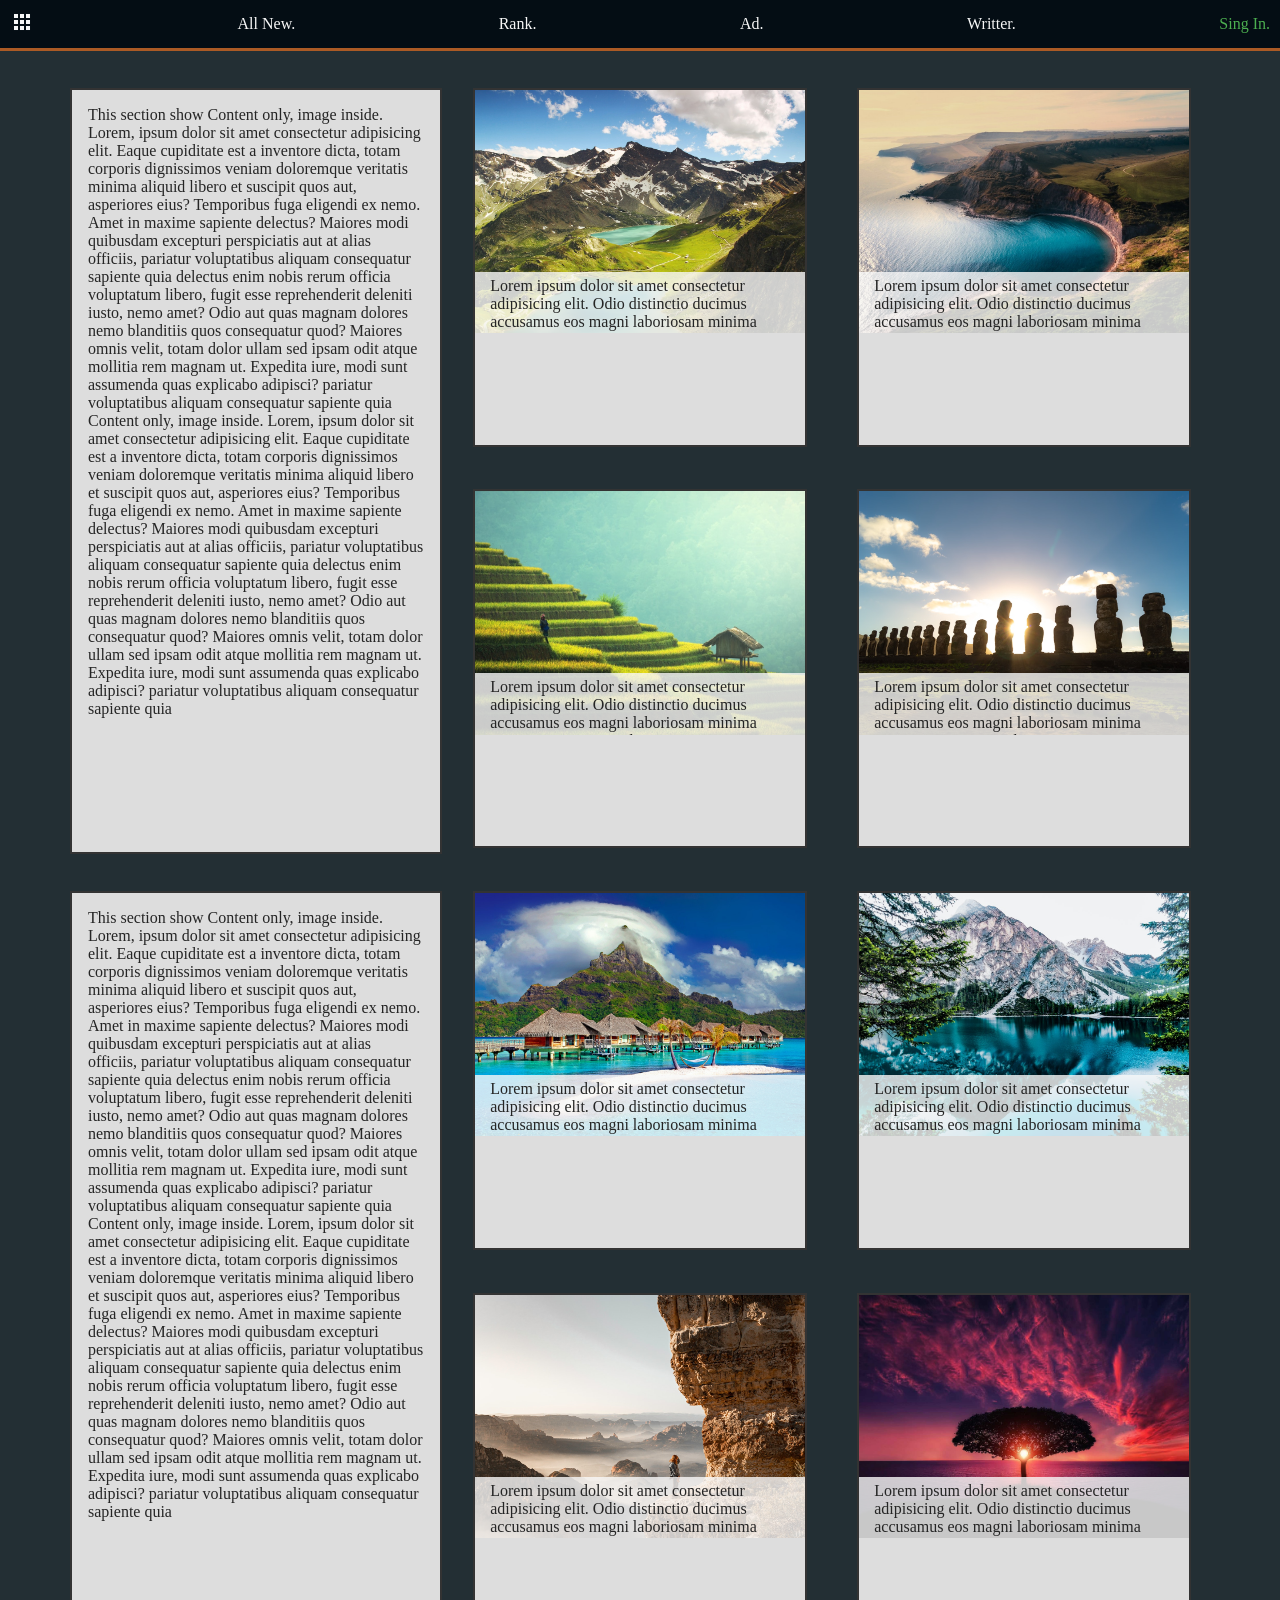
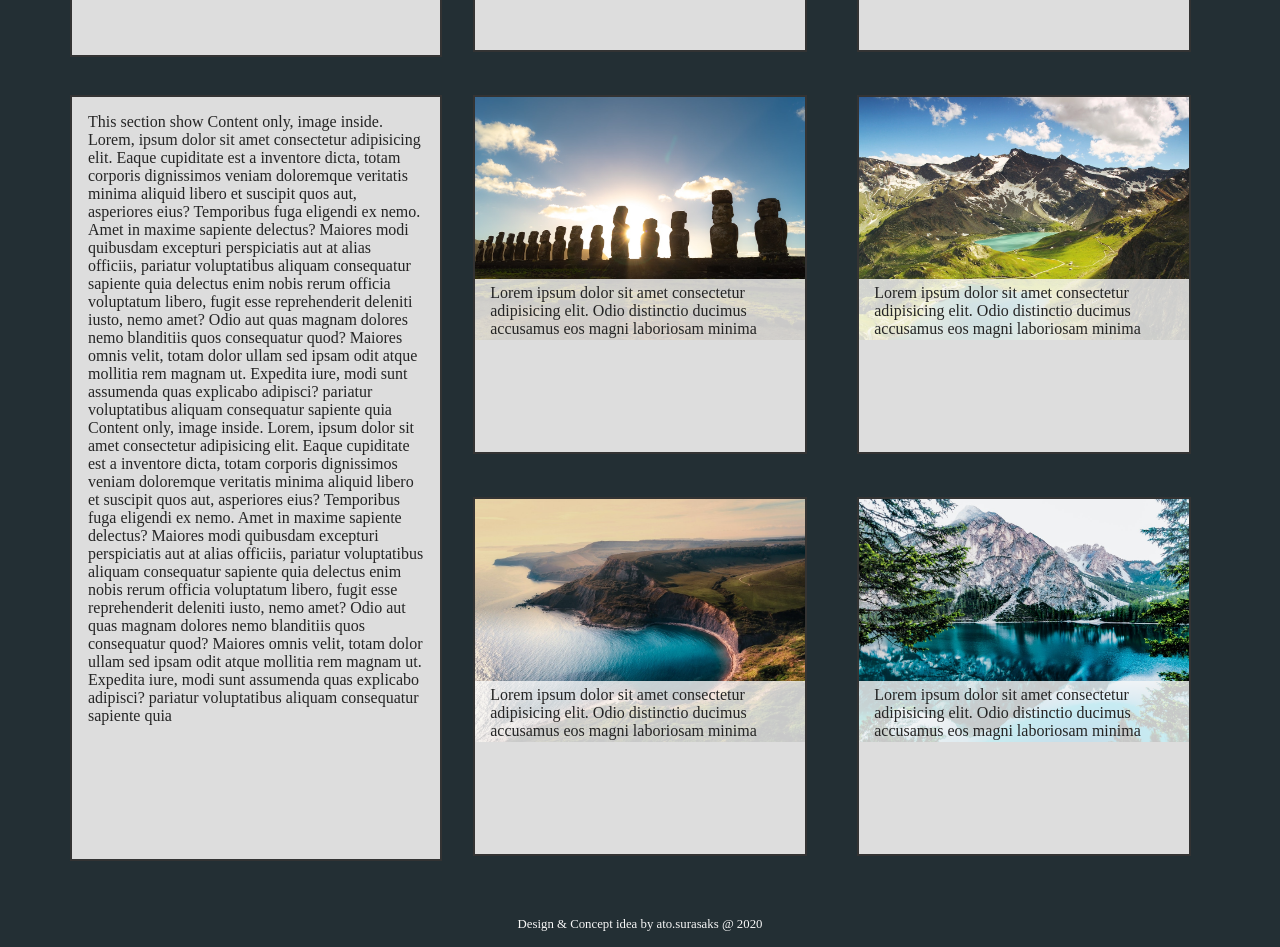
<file: Startup Project/index.html>
<!DOCTYPE html>
<html lang="en">
<head>
    <meta charset="UTF-8">
    <meta name="viewport" content="width=device-width, initial-scale=1.0">
    <link rel="stylesheet" href="style.css">
    <link rel="stylesheet" href="style_lorem.css">
    <link href="https://fonts.googleapis.com/icon?family=Material+Icons" rel="stylesheet">
    <title>Image Story</title>
</head>
<body>
    <!-- (Workshop) Startup project Idea 01 -->
    <!-- คิดทำ Startup อะไรสักอย่าง
        ขั้นตอน 
        Silence Brain Storm - 3 นาที ให้ได้ไอเดียมากที่สุด
        เลือก 1 idea ที่จะนำมาทำกันใน 2 วันนี้  -->

    <section>
        <ul class="navs">            
            <li class="nav"><span class="material-icons"><a href="#0">apps</a></span></li>            
            <li class="nav"><a href="index.html">All New.</a></li>
            <li class="nav"><a href="rank.html">Rank.</a></li>
            <li class="nav"><a href="ad.html">Ad.</a></li>
            <li class="nav"><a href="#0">Writter.</a></li>
            <a href="#0"><li class="nav">Sing In.</li></a>
        </ul>
    </section>
    <div class="after-sec"></div>
    
    <div class="container">  <!--  .container ---------------- -->
        <div class="sub-con"> 
            <div class="box-first">
                <div class="boxs group-first box-1">
                    <div>
                        <a href="./content/content08.html"><span></span></a>
                    </div>
                </div>
            </div>
            <div class="box-second">
                <div class="boxs group-second box-2">
                    <div class="img-box img01">
                        <!-- ## Syntax, comment first try layout, my remeber img+css -->
                        <!-- <img class="img-index" src="./img/aerial-alpine-ceresole-repixels_ale-desktop-backgrounds-1562.jpg" width="100%"> -->
                        <div class="content">
                            <a href="./content/content01.html"><span></span></a>
                        </div>
                    </div>
                </div>
                <div class="boxs group-second box-3">

                    <div class="img-box img02">
                        <div class="content">
                            <a href="./content/content02.html"><span></span></a>
                        </div>
                    </div>

                </div>
                <div class="boxs group-second box-4">
                    <div class="img-box img03">
                        <div class="content">
                            <a href="./content/content03.html"><span></span></a>
                        </div>
                    </div>
                </div>
                <div class="boxs group-second box-5">
                    <div class="img-box img04">
                        <div class="content">
                            <a href="./content/content04.html"><span></span></a>
                        </div>
                    </div>
                </div>
            </div>        
        </div> 
    </div>  <!--  .container --------------------------------- -->

    <div class="container">  <!--  .container ---------------- -->
        <div class="sub-con"> 
            <div class="box-first">
                <div class="boxs group-first box-1">
                    <div>
                        <a href="./content/content02.html"><span></span></a>
                    </div>
                </div>
            </div>
            <div class="box-second">
                <div class="boxs group-second box-2">
                    <div class="img-box img05">
                        <div class="content">
                            <a href="./content/content05.html"><span></span></a>
                        </div>
                    </div>
                </div>
                <div class="boxs group-second box-3">

                    <div class="img-box img06">
                        <div class="content">
                            <a href="./content/content06.html"><span></span></a>
                        </div>
                    </div>

                </div>
                <div class="boxs group-second box-4">
                    <div class="img-box img08">
                        <div class="content">
                            <a href="./content/content08.html"><span></span></a>
                        </div>
                    </div>
                </div>
                <div class="boxs group-second box-5">
                    <div class="img-box img07">
                        <div class="content">
                            <a href="./content/content07.html"><span></span></a>
                        </div>
                    </div>
                </div>
            </div>        
        </div> 
    </div>  <!--  .container --------------------------------- -->

    <div class="container">  <!--  .container ---------------- -->
        <div class="sub-con"> 
            <div class="box-first">
                <div class="boxs group-first box-1">
                    <div>
                        <a href="./content/content05.html"><span></span></a>
                    </div>
                </div>
            </div>
            <div class="box-second">
                <div class="boxs group-second box-2">
                    <div class="img-box img04">
                        <div class="content">
                            <a href="./content/content04.html"><span></span></a>
                        </div>
                    </div>
                </div>
                <div class="boxs group-second box-3">

                    <div class="img-box img01">
                        <div class="content">
                            <a href="./content/content01.html"><span></span></a>
                        </div>
                    </div>

                </div>
                <div class="boxs group-second box-4">
                    <div class="img-box img02">
                        <div class="content">
                            <a href="./content/content02.html"><span></span></a>
                        </div>
                    </div>
                </div>
                <div class="boxs group-second box-5">
                    <div class="img-box img06">
                        <div class="content">
                            <a href="./content/content06.html"><span></span></a>
                        </div>
                    </div>
                </div>
            </div>        
        </div> 
    </div>  <!--  .container --------------------------------- -->


    <div class="footer"> Design & Concept idea by ato.surasaks @ 2020</div>

</body>
</html>
</file>
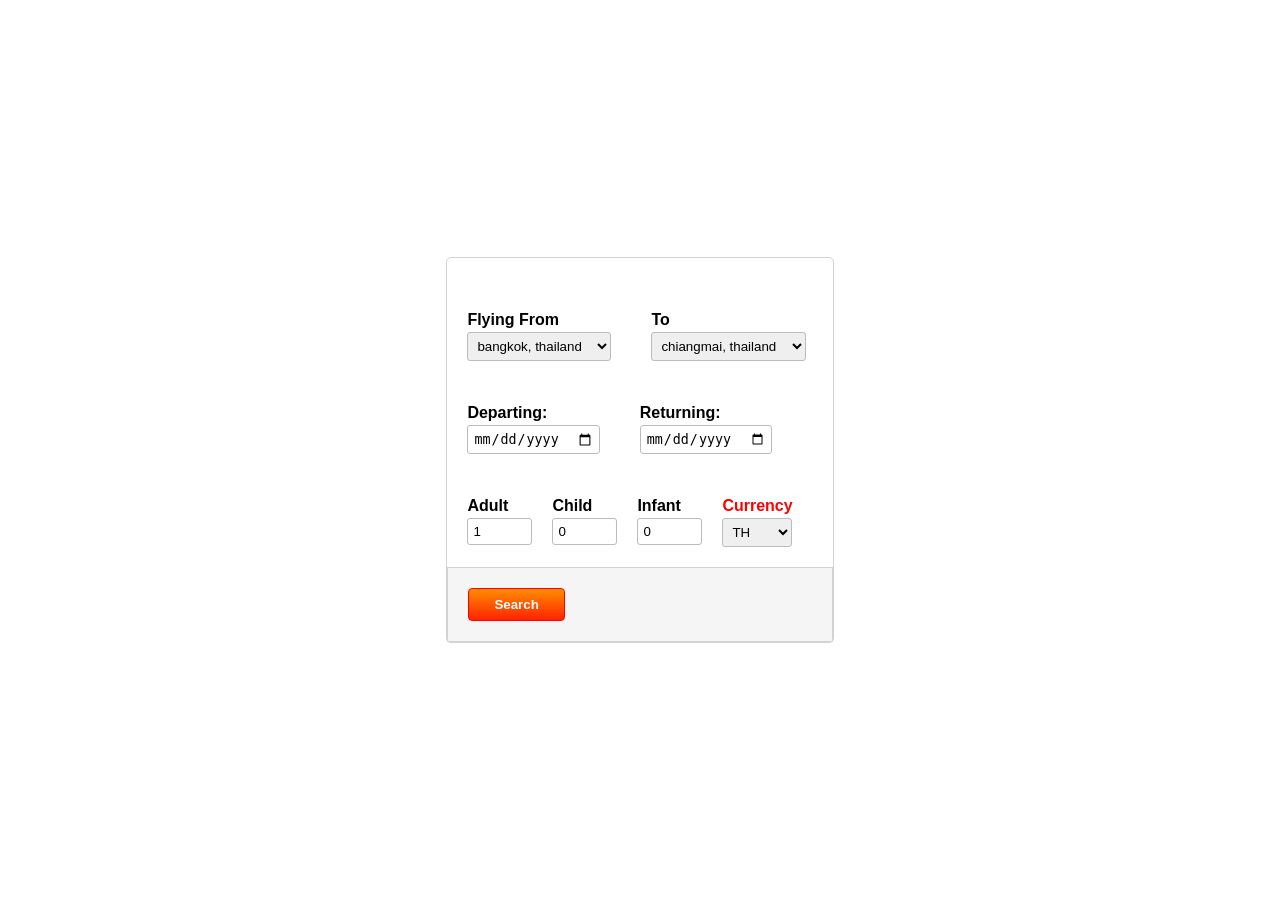
<file: booking.html>
<!DOCTYPE html>
<html lang="en">
<head>
    <meta charset="UTF-8">
    <meta name="viewport" content="width=device-width, initial-scale=1.0">
    <title>Homework#2 booking</title>

    <style>
        body{
            margin: 0;            
            font-family: Roboto,sans-serif;
            font-weight: bold;
        }
        .box-contain {
            display: flex;
            min-height: 100vh;
            justify-content: center;
            align-items: center;
        }
        .form-box {            
            display: flex; 
            flex-direction: column;            
            border: solid 1px #d2d2d2;
            border-radius: 5px;
            padding-top:30px;
        }
        .txtCurrency{
            color: red;
        }
        .boxs{
            display: flex; 
            flex-direction: row;
        }
        .box-row {
            padding: 20px;
        }
        .boxs-footer{
            background-color: whitesmoke;            
            border: solid 1px #d2d2d2;
        }
        .box-group1 select, input {
            border-radius: 3px;
            border: solid 1px #bbbbbb;            
            padding: 5px;
        }
        .box-group2{
            display: flex;
            flex-wrap: wrap;
            margin-right:0;
        }
        .box-group2 input {
            border-radius: 3px;
            border: solid 1px #bbbbbb;
            width: 58px;
            padding: 5px;
        } 
        .box-group2 select {
            border-radius: 3px;
            border: solid 1px #bbbbbb;
            width: 70px;
            padding: 5px;
        }
        .group2 {
            margin-right:20px;
        }
        .group2 > :last-child {
            margin-right:0;
            padding-right:0;
        }
        button {
            padding: 8px 25px;
            background-image: linear-gradient(#ff8d00, #ff2300);
            color: white;
            font-weight: bold;
            border-radius: 4px;
            box-shadow: none;
            border: solid 1px red;
        }  
        label {
            line-height: 1.5;
        }   
    </style>
</head>
<body>
    <!-- Homework #2 ให้สร้าง form ชื่อ booking.html โดยมีหน้าตา ดังรูป
    Note : 
    1. ห้ามใช้ Bootstrap 
    2. สนใจเฉพาะส่วนที่วงสีแดง
    3. upload ขึ้น github.io     -->


    <div class="box-contain">
        <form action="#" class="form-box">
            <div class="boxs">
                <div class="box-row box-group1">
                    <label>Flying From</label><br>
                    <select name="flyingFrom">
                        <option value="bangkok1">bangkok, thailand</option>
                        <option value="bangkok2">bangkok, thailand2</option>
                        <option value="bangkok3">bangkok, thailand3</option>
                        <option value="bangkok4">bangkok, thailand4</option>
                        <option value="bangkok5">bangkok, thailand5</option>
                    </select>
                </div>
                <div class="box-row box-group1">
                    <label>To</label><br>
                    <select name="flyingTo">
                        <option value="chiangmai1">chiangmai, thailand</option>
                        <option value="chiangmai2">chiangmai, thailand2</option>
                        <option value="chiangmai3">chiangmai, thailand3</option>
                        <option value="chiangmai4">chiangmai, thailand4</option>
                        <option value="chiangmai5">chiangmai, thailand5</option>
                    </select>
                </div>
            </div>
            <div class="boxs">
                <div class="box-row box-group1">
                    <label>Departing:</label><br>
                    <input type="date" name="Departing">
                </div>
                <div class="box-row">
                    <label>Returning:</label><br>
                    <input type="date" name="Returning">
                </div>
            </div>

            <div class="boxs">
                <div class="box-row box-group2">
                    <div class="group2">
                        <label>Adult</label><br>
                        <input type="number" name="Adult" min="1" max="100" value="1">
                    </div>
                    <div class="group2">
                        <label>Child</label><br>
                        <input type="number" name="Child" min="0" max="100" value="0">
                    </div>
                    <div class="group2">
                        <label>Infant</label><br>
                        <input type="number" name="Infant" min="1" max="100" value="0">
                    </div>
                    <div class="group2">
                        <label class="txtCurrency">Currency</label><br>                        
                        <select name="Currency">
                            <option value="">TH</option>
                            <option value="">US</option>
                            <option value="">EU</option>
                            <option value="">CH</option>
                            <option value="">RUS</option>
                        </select>
                    </div>

                </div>
            </div>

            <div class="boxs-footer">
                <div class="box-row">
                    <button type="button">Search</button>
                </div>
            </div>

        </form>
    </div>
    
</body>
</html>
</file>
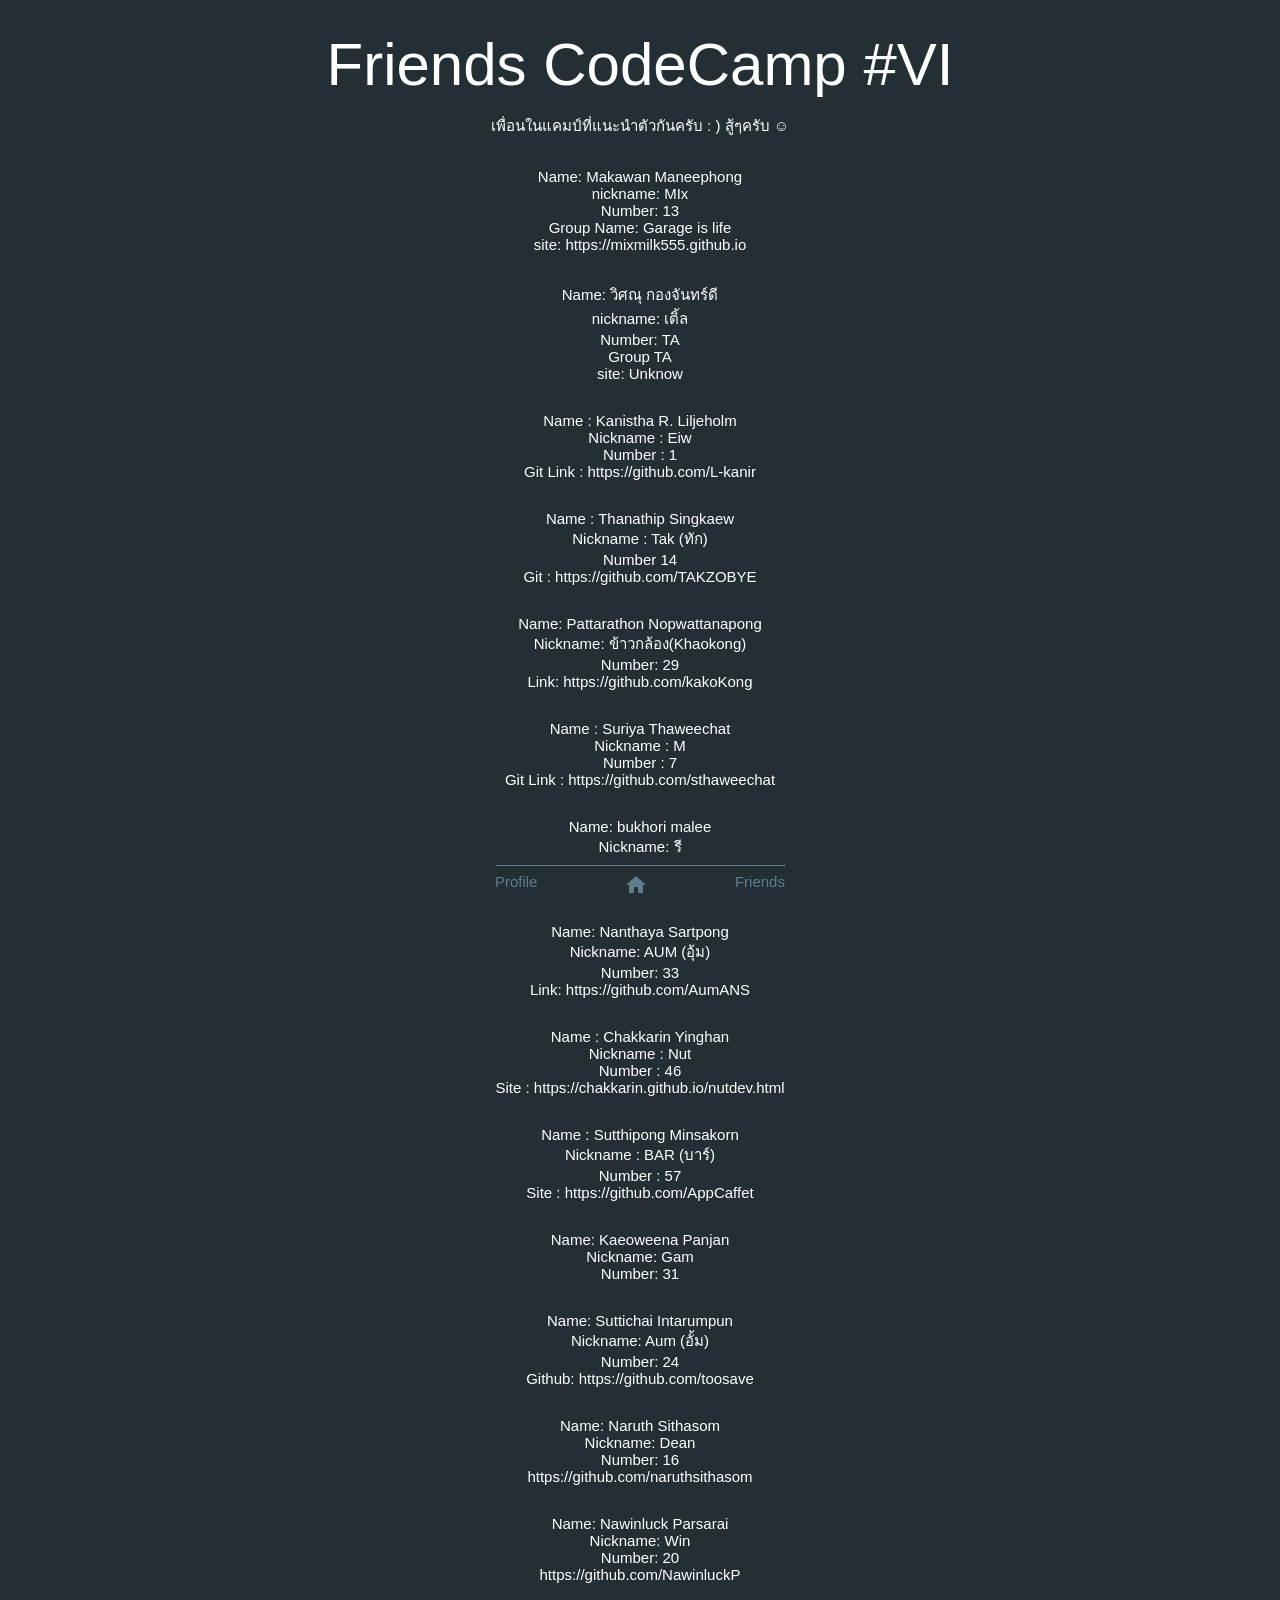
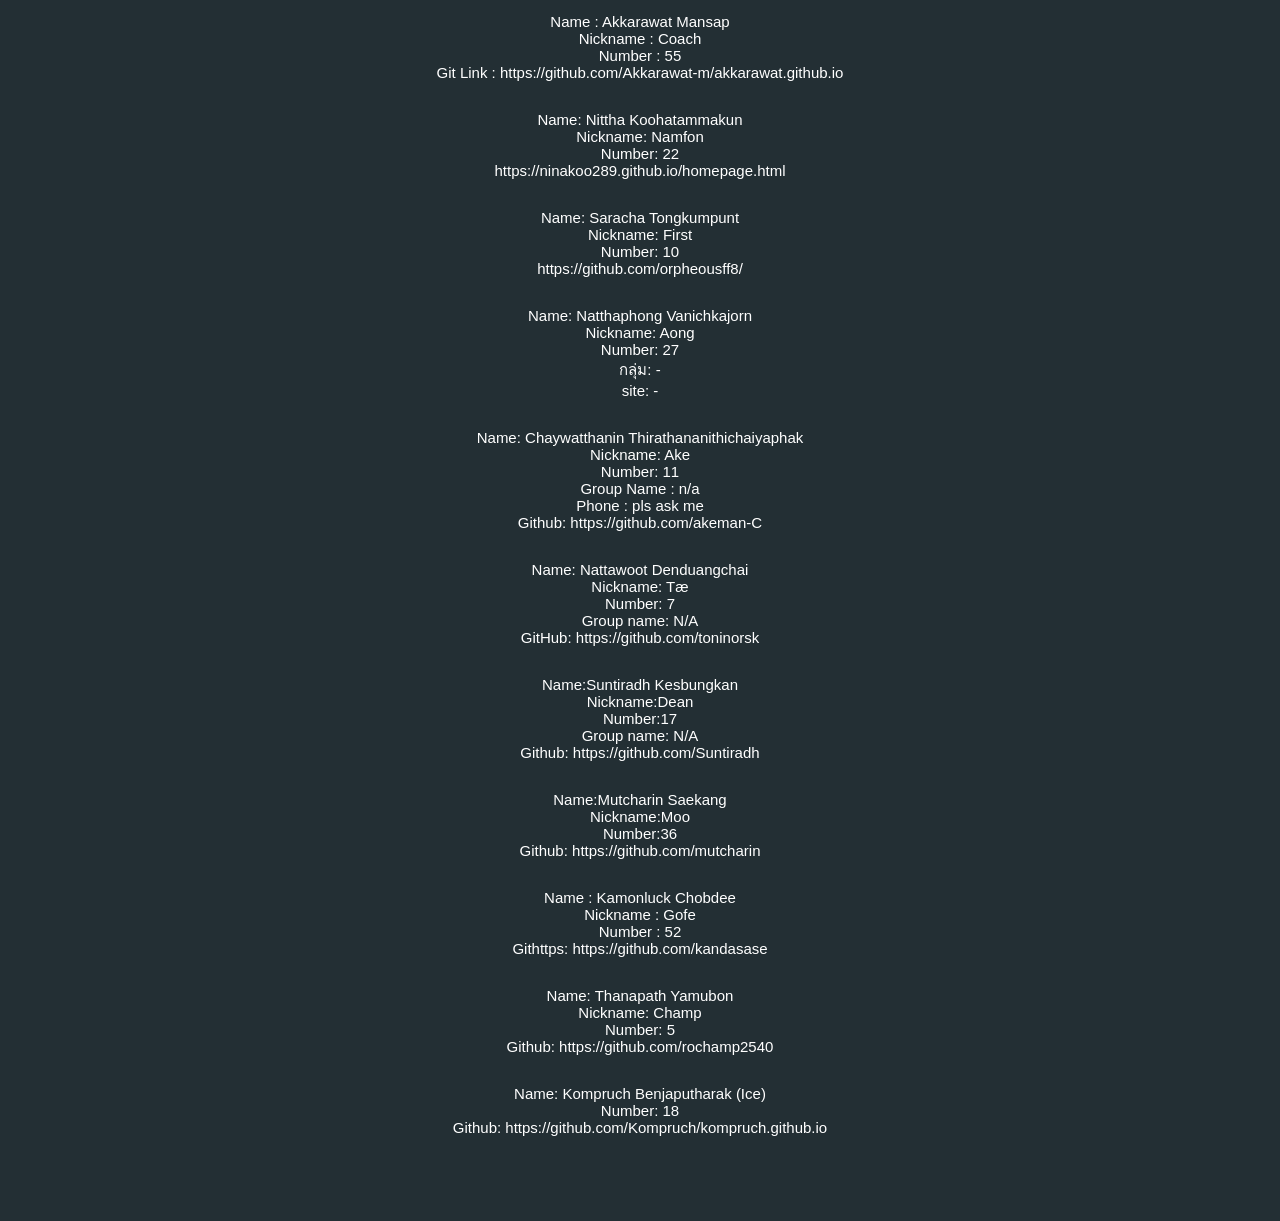
<file: friends.html>
<!DOCTYPE html>
<html lang="en">
<head>
    <meta charset="UTF-8">
    <meta name="viewport" content="width=device-width, initial-scale=1.0">
    <link rel="stylesheet" type="text/css" href="./style.css">
    <link rel="stylesheet" href="https://fonts.googleapis.com/icon?family=Material+Icons">
    <title>Friends</title>    
</head>
<body>
    <!-- 3. สร้าง friends.html เพื่อแสดงรายชื่อเพื่อนใน codecamp#6 ทั้งหมด
    - ชื่อ-นามสกุล,​ ชื่อเล่น,เลขที่, ชื่อกลุ่ม,​ เบอร์โทร, site(github.io) 
    - มี link ไปยัง 2 หน้าที่เหลือ (index.html + profile.html) -->

    <div class="box-contain">
        <div class="box">
            <div class="after-top"></div>
            <div class="text-title">Friends CodeCamp #VI</div>
            <p>เพื่อนในแคมป์ที่แนะนำตัวกันครับ : ) สู้ๆครับ ☺</p>
            <p>
                Name: Makawan Maneephong <br>
                nickname: MIx <br>
                Number: 13 <br>
                Group Name: Garage is life <br>
                site: https://mixmilk555.github.io
            </p>
            <p>
                Name: วิศณุ กองจันทร์ดี <br>
                nickname: เติ้ล <br>
                Number: TA <br>
                Group TA <br>
                site: Unknow
            </p>
            <p>
                Name : Kanistha R. Liljeholm<br>
                Nickname : Eiw<br>
                Number : 1<br>
                Git Link : https://github.com/L-kanir
            </p>
            <p>
                Name : Thanathip Singkaew<br>
                Nickname : Tak (ทัก)<br>
                Number 14<br>
                Git : https://github.com/TAKZOBYE
            </p>
            <p>
                Name: Pattarathon Nopwattanapong<br>
                Nickname: ข้าวกล้อง(Khaokong)<br>
                Number: 29<br>
                Link: https://github.com/kakoKong
            </p>
            <p>
                Name : Suriya Thaweechat<br>
                Nickname : M<br>
                Number : 7<br>
                Git Link : https://github.com/sthaweechat
            </p>
            <p>
                Name: bukhori malee<br>
                Nickname: รี<br>
                Number: 56<br>
                Link: https://github.com/bukhorimalee
            </p>
            <p>
                Name: Nanthaya Sartpong<br>
                Nickname: AUM (อุ้ม)<br>
                Number: 33<br>
                Link: https://github.com/AumANS
            </p>
            <p>
                Name : Chakkarin Yinghan<br>
                Nickname : Nut<br>
                Number : 46<br>
                Site : https://chakkarin.github.io/nutdev.html
            </p>
            <p>
                Name : Sutthipong Minsakorn<br>
                Nickname : BAR (บาร์)<br>
                Number : 57<br>
                Site : https://github.com/AppCaffet
            </p>
            <p>
                Name: Kaeoweena Panjan<br>
                Nickname: Gam<br>
                Number: 31
            </p>

            <p>
                Name: Suttichai Intarumpun
                <br>Nickname: Aum (อั้ม)
                <br>Number: 24
                <br>Github: https://github.com/toosave
            </p>
            <p>
                Name: Naruth Sithasom
                <br>Nickname: Dean
                <br>Number: 16
                <br>https://github.com/naruthsithasom
            </p>
            <p>
                Name: Nawinluck Parsarai
                <br>Nickname: Win
                <br>Number: 20
                <br>https://github.com/NawinluckP
            </p>
            <p>
                Name : Akkarawat Mansap
                <br>Nickname : Coach
                <br>Number : 55
                <br>Git Link : https://github.com/Akkarawat-m/akkarawat.github.io
            </p>
            <p>
                Name: Nittha Koohatammakun
                <br>Nickname: Namfon
                <br>Number: 22
                <br>https://ninakoo289.github.io/homepage.html
            </p>
            <p>
                Name: Saracha Tongkumpunt
                <br>Nickname: First
                <br>Number: 10
                <br>https://github.com/orpheousff8/
            </p>
            <p>
                Name: Natthaphong Vanichkajorn
                <br>Nickname: Aong
                <br>Number: 27
                <br>กลุ่ม: -                
                <br>site: -
            </p>
            <p>
                Name: Chaywatthanin Thirathananithichaiyaphak
               <br>Nickname: Ake
               <br>Number: 11
               <br>Group Name : n/a
               <br>Phone : pls ask me
               <br>Github: https://github.com/akeman-C
            </p>
            <p>
                Name: Nattawoot Denduangchai
                <br>Nickname: Tæ
                <br>Number: 7
                <br>Group name: N/A
                <br>GitHub: https://github.com/toninorsk
            </p>
            <p>
                Name:Suntiradh Kesbungkan
                <br>Nickname:Dean
                <br>Number:17
                <br>Group name: N/A
                <br>Github: https://github.com/Suntiradh
            </p>
            <p>
                Name:Mutcharin Saekang
                <br>Nickname:Moo
                <br>Number:36
                <br>Github: https://github.com/mutcharin
            </p>
            <p>
                Name : Kamonluck Chobdee
                <br>Nickname : Gofe
                <br>Number : 52
                <br>Githttps: https://github.com/kandasase
            </p>
            <p>
                Name: Thanapath Yamubon
                <br>Nickname: Champ
                <br>Number: 5
                <br>Github: https://github.com/rochamp2540
            </p>
            <p>
                Name: Kompruch Benjaputharak (Ice)
                <br>Number: 18
                <br>Github: https://github.com/Kompruch/kompruch.github.io
            </p>

            
            <div class="before-footer"></div>
            <div class="box-row bar-footer"> 
                <hr class="hr-footer">
                <div class=text-link><a href="profile.html">Profile </a></div>
                <div class=text-link><a href="index.html"><span class="material-icons"> home </span> </a></div>
                <div class=text-link><a href="friends.html">Friends </a></div>
            </div>                        
        </div>        
    </div>    

    
</body>
</html>
</file>
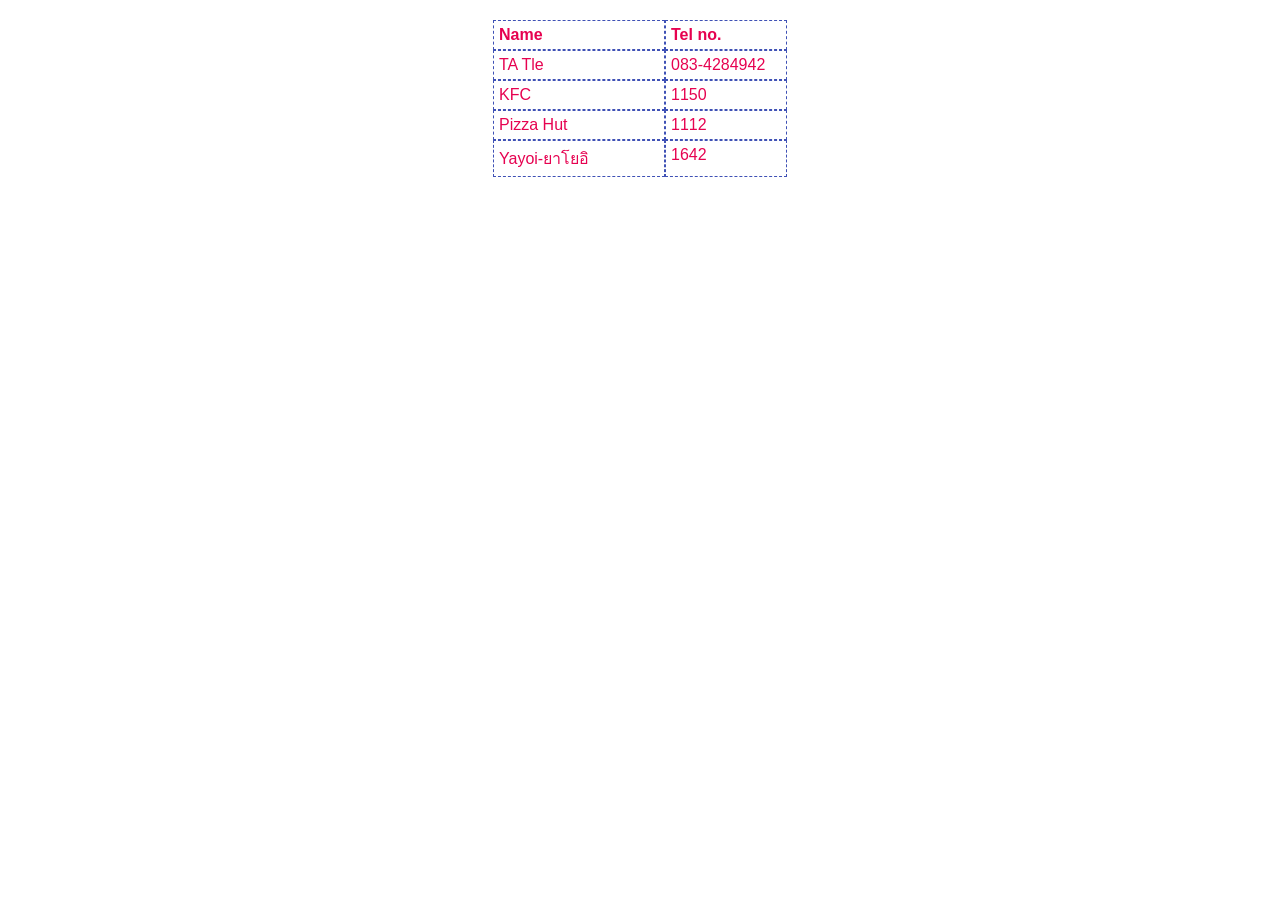
<file: phonebook.html>
<!DOCTYPE html>
<html lang="en">
<head>
    <meta charset="UTF-8">
    <meta name="viewport" content="width=device-width, initial-scale=1.0">
    <title>Homework#3 Phonebook</title>
    <style>
        body {
            margin: 0;            
            font-family: Roboto,sans-serif;
        }
        .box-contain {
            display: flex;
            min-height: 100vh;
            justify-content: center;            
        }
        .box-column {            
            flex-direction: column;
            margin-top: 20px;
        }
        .box-row  {
            display: flex;
            flex-direction: row;
            width: 100%;
        }        
        .box-row > :first-child{
            padding-right: 20px;
            min-width: 150px;
        }
        .box {
            border:dashed 1px #3f51b5;
            min-width: 120px;            
        }
        .box > p {
            color: #e60250;
            margin: 0;
            padding: 5px;
        }
    </style>
</head>
<body>
    <!-- Homework #3 ให้สร้าง phonebook.html ในแบบ responsive 
    เพื่อสร้างเป็นสมุดโทรศัพท์บน smart phone
    โดยส่งไฟล์ไว้ที่ github.io
    ใช้ web browser บน smartphone เข้าไปที่ url
    <ชื่อ user>.github.io/phonebook.html (design ตามภาพ) --> 

    <div class="box-contain">
        <div class="box-column">
            <div class="box-row">
                <div class="box"><p><b>Name</b></p></div>
                <div class="box"><p><b>Tel no.</b></p></div>
            </div>
            <div class="box-row">
                <div class="box"><p>TA Tle</p></div>
                <div class="box"><p>083-4284942</p></div>
            </div>
            <div class="box-row">
                <div class="box"><p>KFC</p></div>
                <div class="box"><p>1150</p></div>
            </div>
            <div class="box-row">
                <div class="box"><p>Pizza Hut</p></div>
                <div class="box"><p>1112</p></div>
            </div>
            <div class="box-row">
                <div class="box"><p>Yayoi-ยาโยอิ</p></div>
                <div class="box"><p>1642</p></div>
            </div>

        </div>
    </div>

    
</body>
</html>
</file>
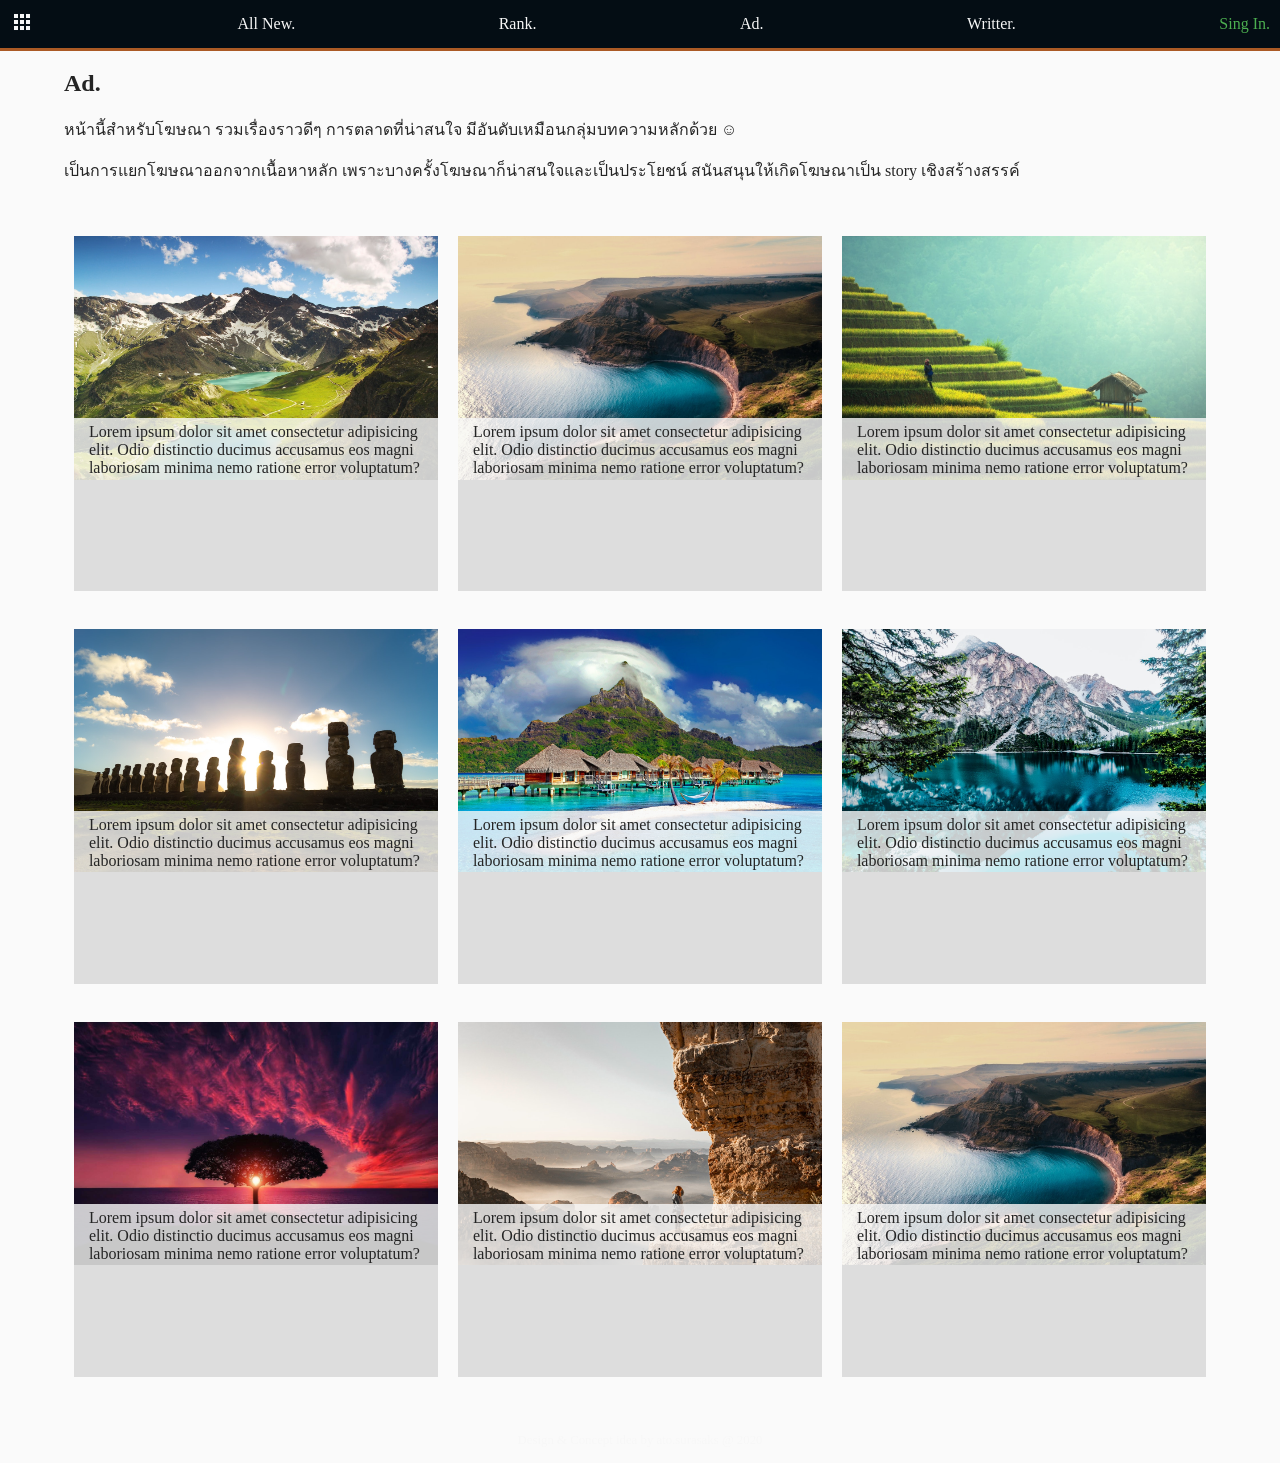
<file: Startup Project/ad.html>
<!DOCTYPE html>
<html lang="en">
<head>
    <meta charset="UTF-8">
    <meta name="viewport" content="width=device-width, initial-scale=1.0">
    <link rel="stylesheet" href="style.css">
    <link rel="stylesheet" href="style_lorem.css">
    <link href="https://fonts.googleapis.com/icon?family=Material+Icons" rel="stylesheet">
    <title>Ad.</title>
</head>
<body class="content-body-ad">
    
    <section>
        <ul class="navs">            
            <li class="nav"><span class="material-icons"><a href="#0">apps</a></span></li>            
            <li class="nav"><a href="index.html">All New.</a></li>
            <li class="nav"><a href="rank.html">Rank.</a></li>
            <li class="nav"><a href="ad.html">Ad.</a></li>
            <li class="nav"><a href="#0">Writter.</a></li>
            <a href="#0"><li class="nav">Sing In.</li></a>
        </ul>
    </section>
    <div class="after-sec"></div>

    <div class="content-page">
        <div class="content-boxs-ad">
            <h2>Ad.</h2>
            <p>หน้านี้สำหรับโฆษณา รวมเรื่องราวดีๆ การตลาดที่น่าสนใจ มีอันดับเหมือนกลุ่มบทความหลักด้วย ☺</p>
            <p>เป็นการแยกโฆษณาออกจากเนื้อหาหลัก เพราะบางครั้งโฆษณาก็น่าสนใจและเป็นประโยชน์ สนันสนุนให้เกิดโฆษณาเป็น story เชิงสร้างสรรค์</p>

            <div class="box-second">

                <div class="boxs boxs-ad group-second-ad">
                    <div class="img-box img01">
                        <div class="content">
                            <a href="./content/content01.html"><span></span></a>
                        </div>
                    </div>
                </div>
                <div class="boxs boxs-ad group-second-ad">
                    <div class="img-box img02">
                        <div class="content">
                            <a href="./content/content02.html"><span></span></a>
                        </div>
                    </div>
                </div>
                <div class="boxs boxs-ad group-second-ad">
                    <div class="img-box img03">
                        <div class="content">
                            <a href="./content/content03.html"><span></span></a>
                        </div>
                    </div>
                </div>

                <div class="boxs boxs-ad group-second-ad">
                    <div class="img-box img04">
                        <div class="content">
                            <a href="./content/content04.html"><span></span></a>
                        </div>
                    </div>
                </div>
                <div class="boxs boxs-ad group-second-ad">
                    <div class="img-box img05">
                        <div class="content">
                            <a href="./content/content05.html"><span></span></a>
                        </div>
                    </div>
                </div>
                <div class="boxs boxs-ad group-second-ad">
                    <div class="img-box img06">
                        <div class="content">
                            <a href="./content/content06.html"><span></span></a>
                        </div>
                    </div>
                </div>

                <div class="boxs boxs-ad group-second-ad">
                    <div class="img-box img07">
                        <div class="content">
                            <a href="./content/content07.html"><span></span></a>
                        </div>
                    </div>
                </div>
                <div class="boxs boxs-ad group-second-ad">
                    <div class="img-box img08">
                        <div class="content">
                            <a href="./content/content08.html"><span></span></a>
                        </div>
                    </div>
                </div>
                <div class="boxs boxs-ad group-second-ad">
                    <div class="img-box img02">
                        <div class="content">
                            <a href="./content/content02.html"><span></span></a>
                        </div>
                    </div>
                </div>


            </div>            

        </div> 
    </div>

    <div class="footer"> Design & Concept idea by ato.surasaks @ 2020</div>

    
</body>
</html>
</file>
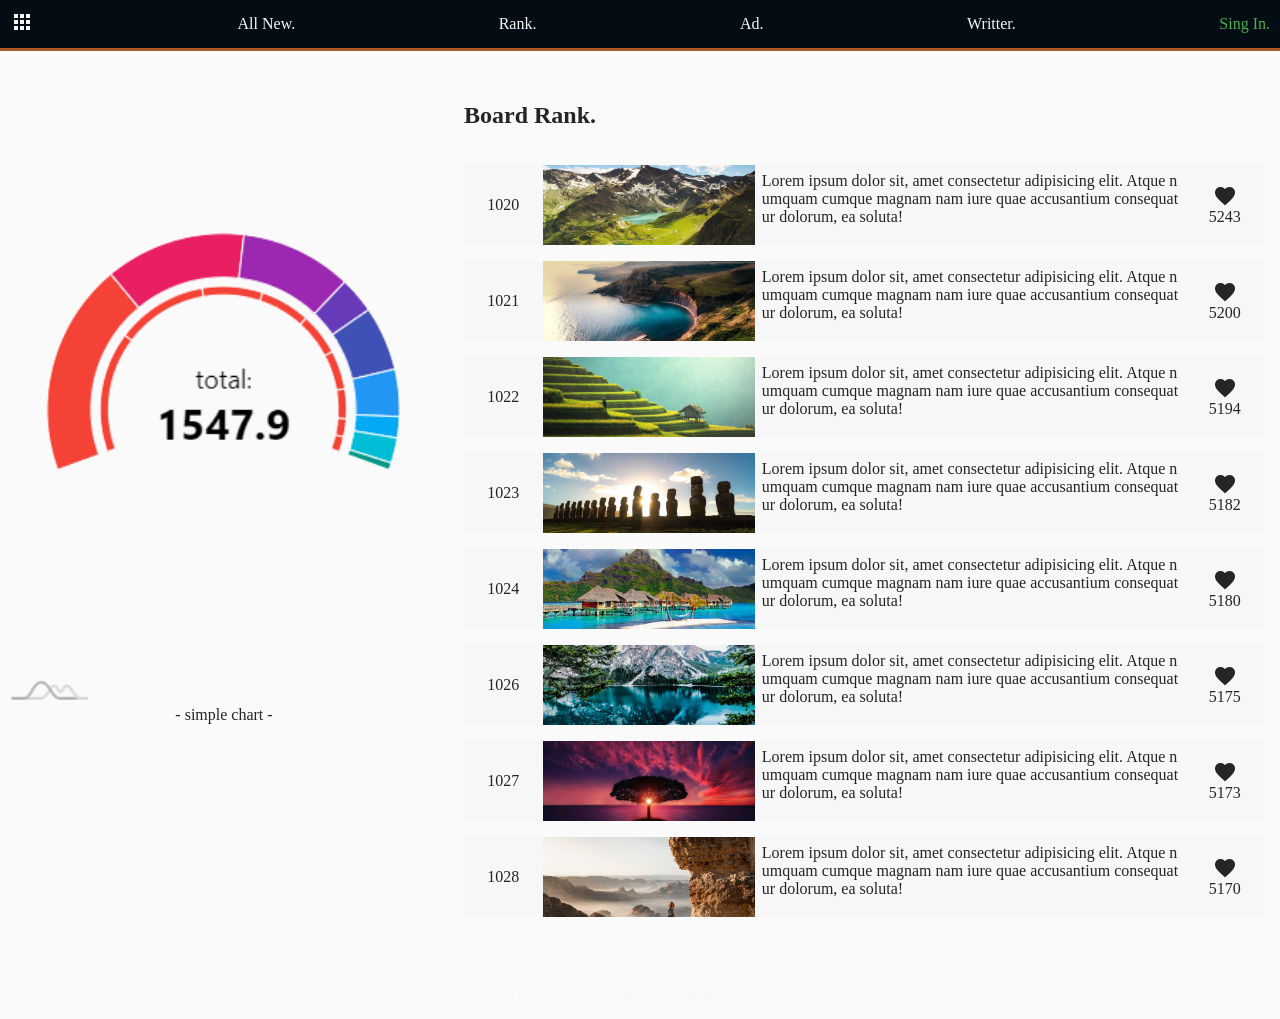
<file: Startup Project/rank.html>
<!DOCTYPE html>
<html lang="en">
<head>
    <meta charset="UTF-8">
    <meta name="viewport" content="width=device-width, initial-scale=1.0">
    <link rel="stylesheet" href="style.css">
    <link rel="stylesheet" href="style_lorem.css">
    <link href="https://fonts.googleapis.com/icon?family=Material+Icons" rel="stylesheet">
    <title>Board Rank</title>    
</head>
<body class="content-body-ad">
    
    <section>
        <ul class="navs">            
            <li class="nav"><span class="material-icons"><a href="#0">apps</a></span></li>            
            <li class="nav"><a href="index.html">All New.</a></li>
            <li class="nav"><a href="rank.html">Rank.</a></li>
            <li class="nav"><a href="ad.html">Ad.</a></li>
            <li class="nav"><a href="#0">Writter.</a></li>
            <a href="#0"><li class="nav">Sing In.</li></a>
        </ul>
    </section>
    <div class="after-sec"></div>

    <div class="content-page">
        <div class="content-boxs-rank">
            <div class="rankbox-left">
                <img class="img-chart" src="./img/chart01.png" alt="" width="100%">
                <span style="text-align: center;">- simple chart -</span>                
            </div>

            <div class="rankbox-right">
                <h2>Board Rank.</h2>

                <div class="rank-item">    <!-- ## group .rank-item --------------- -->
                    <div class="itemR1">1020</div>
                    <div class="itemR2">
                        <img src="./img/aerial-alpine-ceresole-repixels_ale-desktop-backgrounds-1562.jpg" alt="" width="100%">
                    </div>
                    <div class="itemR3">
                        <span>
                            <a href="./content/content01.html">Lorem ipsum dolor sit, amet consectetur adipisicing elit. Atque numquam cumque magnam nam iure quae accusantium consequatur dolorum, ea soluta!</a>
                        </span>
                    </div>
                    <div class="itemR4">
                        <span class="material-icons">favorite</span>
                        <span>5243</span>
                    </div>
                </div>

                <div class="rank-item">    <!-- ## group .rank-item --------------- -->
                    <div class="itemR1">1021</div>
                    <div class="itemR2">
                        <img src="./img/aerial-view-beach-beautiful-cliff-462162.jpg" alt="" width="100%">
                    </div>
                    <div class="itemR3">
                        <span>
                            <a href="./content/content02.html">Lorem ipsum dolor sit, amet consectetur adipisicing elit. Atque numquam cumque magnam nam iure quae accusantium consequatur dolorum, ea soluta!</a>
                        </span>
                    </div>
                    <div class="itemR4">
                        <span class="material-icons">favorite</span>
                        <span>5200</span>
                    </div>
                </div>

                <div class="rank-item">    <!-- ## group .rank-item --------------- -->
                    <div class="itemR1">1022</div>
                    <div class="itemR2">
                        <img src="./img/agriculture-asia-cat-china-235648.jpg" alt="" width="100%">
                    </div>
                    <div class="itemR3">
                        <span>
                            <a href="./content/content03.html">Lorem ipsum dolor sit, amet consectetur adipisicing elit. Atque numquam cumque magnam nam iure quae accusantium consequatur dolorum, ea soluta!</a>
                        </span>
                    </div>
                    <div class="itemR4">
                        <span class="material-icons">favorite</span>
                        <span>5194</span>
                    </div>
                </div>

                <div class="rank-item">    <!-- ## group .rank-item --------------- -->
                    <div class="itemR1">1023</div>
                    <div class="itemR2">
                        <img src="./img/brown-statues-2819082.jpg" alt="" width="100%">
                    </div>
                    <div class="itemR3">
                        <span>
                            <a href="./content/content04.html">Lorem ipsum dolor sit, amet consectetur adipisicing elit. Atque numquam cumque magnam nam iure quae accusantium consequatur dolorum, ea soluta!</a>
                        </span>
                    </div>
                    <div class="itemR4">
                        <span class="material-icons">favorite</span>
                        <span>5182</span>
                    </div>
                </div>

                <div class="rank-item">    <!-- ## group .rank-item --------------- -->
                    <div class="itemR1">1024</div>
                    <div class="itemR2">
                        <img src="./img/cottages-in-the-middle-of-beach-753626.jpg" alt="" width="100%">
                    </div>
                    <div class="itemR3">
                        <span>
                            <a href="./content/content05.html">Lorem ipsum dolor sit, amet consectetur adipisicing elit. Atque numquam cumque magnam nam iure quae accusantium consequatur dolorum, ea soluta!</a>
                        </span>
                    </div>
                    <div class="itemR4">
                        <span class="material-icons">favorite</span>
                        <span>5180</span>
                    </div>
                </div>

                <div class="rank-item">    <!-- ## group .rank-item --------------- -->
                    <div class="itemR1">1026</div>
                    <div class="itemR2">
                        <img src="./img/daylight-forest-glossy-lake-443446.jpg" alt="" width="100%">
                    </div>
                    <div class="itemR3">
                        <span>
                            <a href="./content/content06.html">Lorem ipsum dolor sit, amet consectetur adipisicing elit. Atque numquam cumque magnam nam iure quae accusantium consequatur dolorum, ea soluta!</a>
                        </span>
                    </div>
                    <div class="itemR4">
                        <span class="material-icons">favorite</span>
                        <span>5175</span>
                    </div>
                </div>

                <div class="rank-item">    <!-- ## group .rank-item --------------- -->
                    <div class="itemR1">1027</div>
                    <div class="itemR2">
                        <img src="./img/flight-landscape-nature-sky-36717.jpg" alt="" width="100%">
                    </div>
                    <div class="itemR3">
                        <span>
                            <a href="./content/content07.html">Lorem ipsum dolor sit, amet consectetur adipisicing elit. Atque numquam cumque magnam nam iure quae accusantium consequatur dolorum, ea soluta!</a>
                        </span>
                    </div>
                    <div class="itemR4">
                        <span class="material-icons">favorite</span>
                        <span>5173</span>
                    </div>
                </div>

                <div class="rank-item">    <!-- ## group .rank-item --------------- -->
                    <div class="itemR1">1028</div>
                    <div class="itemR2">
                        <img src="./img/person-standing-on-brown-rock-formation-3791466.jpg" alt="" width="100%">
                    </div>
                    <div class="itemR3">
                        <span>
                            <a href="./content/content08.html">Lorem ipsum dolor sit, amet consectetur adipisicing elit. Atque numquam cumque magnam nam iure quae accusantium consequatur dolorum, ea soluta!</a>
                        </span>
                    </div>
                    <div class="itemR4">
                        <span class="material-icons">favorite</span>
                        <span>5170</span>
                    </div>
                </div>
                


            </div>

        </div>
    </div>

    

    <div class="footer"> Design & Concept idea by ato.surasaks @ 2020</div>
</body>
</html>
</file>
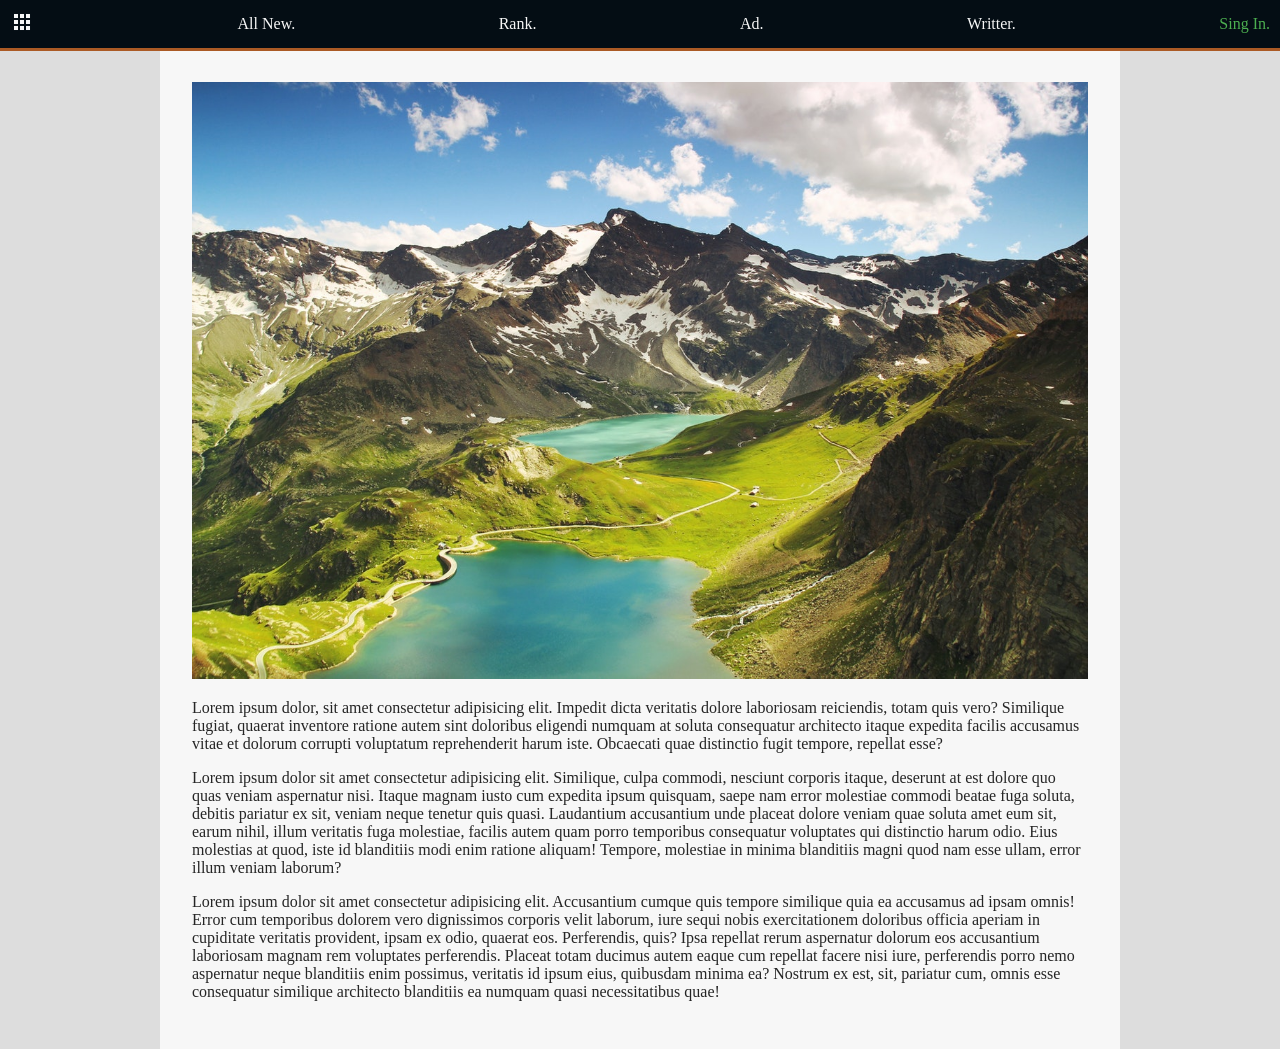
<file: Startup Project/content/content01.html>
<!DOCTYPE html>
<html lang="en">
<head>
    <meta charset="UTF-8">
    <meta name="viewport" content="width=device-width, initial-scale=1.0">
    <link rel="stylesheet" href="../style.css">
    <link rel="stylesheet" href="../style_lorem.css">
    <link href="https://fonts.googleapis.com/icon?family=Material+Icons" rel="stylesheet">
    <title>content</title>
</head>
<body class="content-body">
    
    <section>
        <ul class="navs">            
            <li class="nav"><span class="material-icons"><a href="#0">apps</a></span></li>            
            <li class="nav"><a href="../index.html">All New.</a></li>
            <li class="nav"><a href="../rank.html">Rank.</a></li>
            <li class="nav"><a href="../ad.html">Ad.</a></li>
            <li class="nav"><a href="#0">Writter.</a></li>
            <a href="#0"><li class="nav">Sing In.</li></a>
        </ul>
    </section>
    <div class="after-sec"></div>

    <div class="content-page">
        <div class="content-boxs">
            <img src="../img/aerial-alpine-ceresole-repixels_ale-desktop-backgrounds-1562.jpg" width="100%">
            <p>
                Lorem ipsum dolor, sit amet consectetur adipisicing elit. Impedit dicta veritatis dolore laboriosam reiciendis, totam quis vero? Similique fugiat, quaerat inventore ratione autem sint doloribus eligendi numquam at soluta consequatur architecto itaque expedita facilis accusamus vitae et dolorum corrupti voluptatum reprehenderit harum iste. Obcaecati quae distinctio fugit tempore, repellat esse?
            </p>
            <p>
                Lorem ipsum dolor sit amet consectetur adipisicing elit. Similique, culpa commodi, nesciunt corporis itaque, deserunt at est dolore quo quas veniam aspernatur nisi. Itaque magnam iusto cum expedita ipsum quisquam, saepe nam error molestiae commodi beatae fuga soluta, debitis pariatur ex sit, veniam neque tenetur quis quasi. Laudantium accusantium unde placeat dolore veniam quae soluta amet eum sit, earum nihil, illum veritatis fuga molestiae, facilis autem quam porro temporibus consequatur voluptates qui distinctio harum odio. Eius molestias at quod, iste id blanditiis modi enim ratione aliquam! Tempore, molestiae in minima blanditiis magni quod nam esse ullam, error illum veniam laborum?
            </p>
            <p>
                Lorem ipsum dolor sit amet consectetur adipisicing elit. Accusantium cumque quis tempore similique quia ea accusamus ad ipsam omnis! Error cum temporibus dolorem vero dignissimos corporis velit laborum, iure sequi nobis exercitationem doloribus officia aperiam in cupiditate veritatis provident, ipsam ex odio, quaerat eos. Perferendis, quis? Ipsa repellat rerum aspernatur dolorum eos accusantium laboriosam magnam rem voluptates perferendis. Placeat totam ducimus autem eaque cum repellat facere nisi iure, perferendis porro nemo aspernatur neque blanditiis enim possimus, veritatis id ipsum eius, quibusdam minima ea? Nostrum ex est, sit, pariatur cum, omnis esse consequatur similique architecto blanditiis ea numquam quasi necessitatibus quae!
            </p>
        </div>
    </div>

    
</body>
</html>
</file>
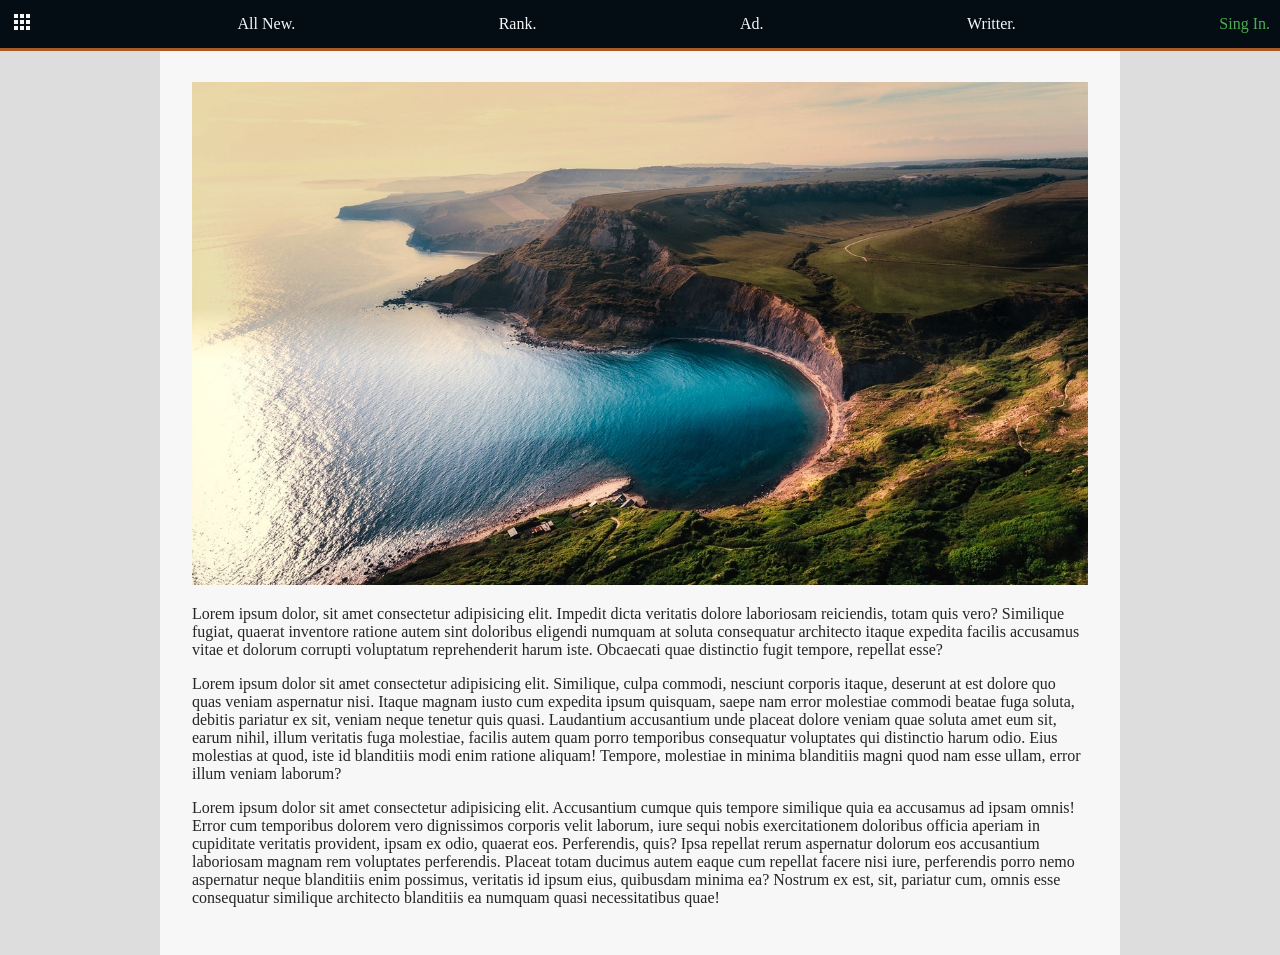
<file: Startup Project/content/content02.html>
<!DOCTYPE html>
<html lang="en">
<head>
    <meta charset="UTF-8">
    <meta name="viewport" content="width=device-width, initial-scale=1.0">
    <link rel="stylesheet" href="../style.css">
    <link rel="stylesheet" href="../style_lorem.css">
    <link href="https://fonts.googleapis.com/icon?family=Material+Icons" rel="stylesheet">
    <title>content</title>
</head>
<body class="content-body">
    
    <section>
        <ul class="navs">            
            <li class="nav"><span class="material-icons"><a href="#0">apps</a></span></li>            
            <li class="nav"><a href="../index.html">All New.</a></li>
            <li class="nav"><a href="../rank.html">Rank.</a></li>
            <li class="nav"><a href="../ad.html">Ad.</a></li>
            <li class="nav"><a href="#0">Writter.</a></li>
            <a href="#0"><li class="nav">Sing In.</li></a>
        </ul>
    </section>
    <div class="after-sec"></div>

    <div class="content-page">
        <div class="content-boxs">
            <img src="../img/aerial-view-beach-beautiful-cliff-462162.jpg" width="100%">
            <p>
                Lorem ipsum dolor, sit amet consectetur adipisicing elit. Impedit dicta veritatis dolore laboriosam reiciendis, totam quis vero? Similique fugiat, quaerat inventore ratione autem sint doloribus eligendi numquam at soluta consequatur architecto itaque expedita facilis accusamus vitae et dolorum corrupti voluptatum reprehenderit harum iste. Obcaecati quae distinctio fugit tempore, repellat esse?
            </p>
            <p>
                Lorem ipsum dolor sit amet consectetur adipisicing elit. Similique, culpa commodi, nesciunt corporis itaque, deserunt at est dolore quo quas veniam aspernatur nisi. Itaque magnam iusto cum expedita ipsum quisquam, saepe nam error molestiae commodi beatae fuga soluta, debitis pariatur ex sit, veniam neque tenetur quis quasi. Laudantium accusantium unde placeat dolore veniam quae soluta amet eum sit, earum nihil, illum veritatis fuga molestiae, facilis autem quam porro temporibus consequatur voluptates qui distinctio harum odio. Eius molestias at quod, iste id blanditiis modi enim ratione aliquam! Tempore, molestiae in minima blanditiis magni quod nam esse ullam, error illum veniam laborum?
            </p>
            <p>
                Lorem ipsum dolor sit amet consectetur adipisicing elit. Accusantium cumque quis tempore similique quia ea accusamus ad ipsam omnis! Error cum temporibus dolorem vero dignissimos corporis velit laborum, iure sequi nobis exercitationem doloribus officia aperiam in cupiditate veritatis provident, ipsam ex odio, quaerat eos. Perferendis, quis? Ipsa repellat rerum aspernatur dolorum eos accusantium laboriosam magnam rem voluptates perferendis. Placeat totam ducimus autem eaque cum repellat facere nisi iure, perferendis porro nemo aspernatur neque blanditiis enim possimus, veritatis id ipsum eius, quibusdam minima ea? Nostrum ex est, sit, pariatur cum, omnis esse consequatur similique architecto blanditiis ea numquam quasi necessitatibus quae!
            </p>
        </div>
    </div>

    
</body>
</html>
</file>
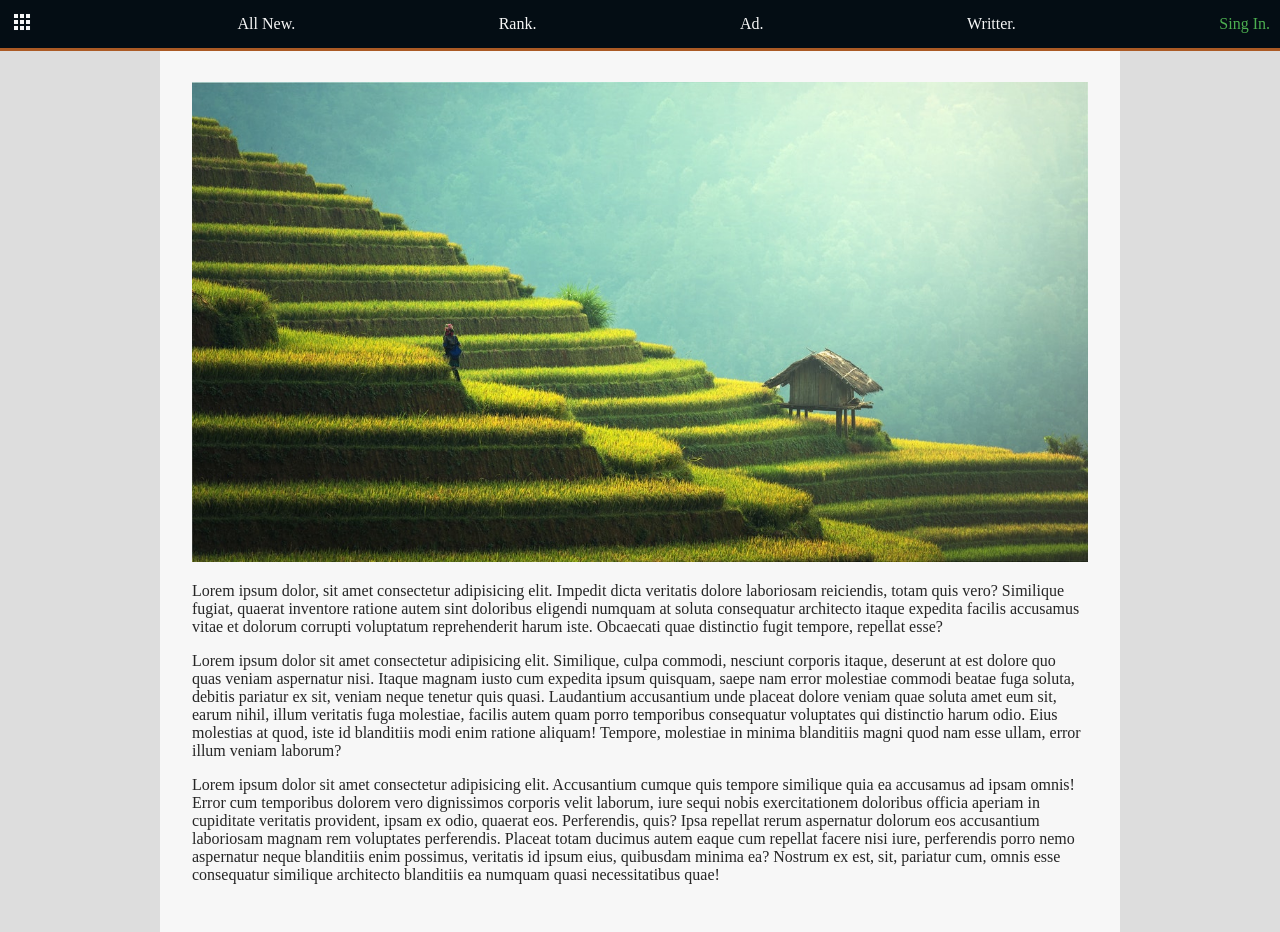
<file: Startup Project/content/content03.html>
<!DOCTYPE html>
<html lang="en">
<head>
    <meta charset="UTF-8">
    <meta name="viewport" content="width=device-width, initial-scale=1.0">
    <link rel="stylesheet" href="../style.css">
    <link rel="stylesheet" href="../style_lorem.css">
    <link href="https://fonts.googleapis.com/icon?family=Material+Icons" rel="stylesheet">
    <title>content</title>
</head>
<body class="content-body">
    
    <section>
        <ul class="navs">            
            <li class="nav"><span class="material-icons"><a href="#0">apps</a></span></li>            
            <li class="nav"><a href="../index.html">All New.</a></li>
            <li class="nav"><a href="../rank.html">Rank.</a></li>
            <li class="nav"><a href="../ad.html">Ad.</a></li>
            <li class="nav"><a href="#0">Writter.</a></li>
            <a href="#0"><li class="nav">Sing In.</li></a>
        </ul>
    </section>
    <div class="after-sec"></div>

    <div class="content-page">
        <div class="content-boxs">
            <img src="../img/agriculture-asia-cat-china-235648.jpg" width="100%">
            <p>
                Lorem ipsum dolor, sit amet consectetur adipisicing elit. Impedit dicta veritatis dolore laboriosam reiciendis, totam quis vero? Similique fugiat, quaerat inventore ratione autem sint doloribus eligendi numquam at soluta consequatur architecto itaque expedita facilis accusamus vitae et dolorum corrupti voluptatum reprehenderit harum iste. Obcaecati quae distinctio fugit tempore, repellat esse?
            </p>
            <p>
                Lorem ipsum dolor sit amet consectetur adipisicing elit. Similique, culpa commodi, nesciunt corporis itaque, deserunt at est dolore quo quas veniam aspernatur nisi. Itaque magnam iusto cum expedita ipsum quisquam, saepe nam error molestiae commodi beatae fuga soluta, debitis pariatur ex sit, veniam neque tenetur quis quasi. Laudantium accusantium unde placeat dolore veniam quae soluta amet eum sit, earum nihil, illum veritatis fuga molestiae, facilis autem quam porro temporibus consequatur voluptates qui distinctio harum odio. Eius molestias at quod, iste id blanditiis modi enim ratione aliquam! Tempore, molestiae in minima blanditiis magni quod nam esse ullam, error illum veniam laborum?
            </p>
            <p>
                Lorem ipsum dolor sit amet consectetur adipisicing elit. Accusantium cumque quis tempore similique quia ea accusamus ad ipsam omnis! Error cum temporibus dolorem vero dignissimos corporis velit laborum, iure sequi nobis exercitationem doloribus officia aperiam in cupiditate veritatis provident, ipsam ex odio, quaerat eos. Perferendis, quis? Ipsa repellat rerum aspernatur dolorum eos accusantium laboriosam magnam rem voluptates perferendis. Placeat totam ducimus autem eaque cum repellat facere nisi iure, perferendis porro nemo aspernatur neque blanditiis enim possimus, veritatis id ipsum eius, quibusdam minima ea? Nostrum ex est, sit, pariatur cum, omnis esse consequatur similique architecto blanditiis ea numquam quasi necessitatibus quae!
            </p>
        </div>
    </div>

    
</body>
</html>
</file>
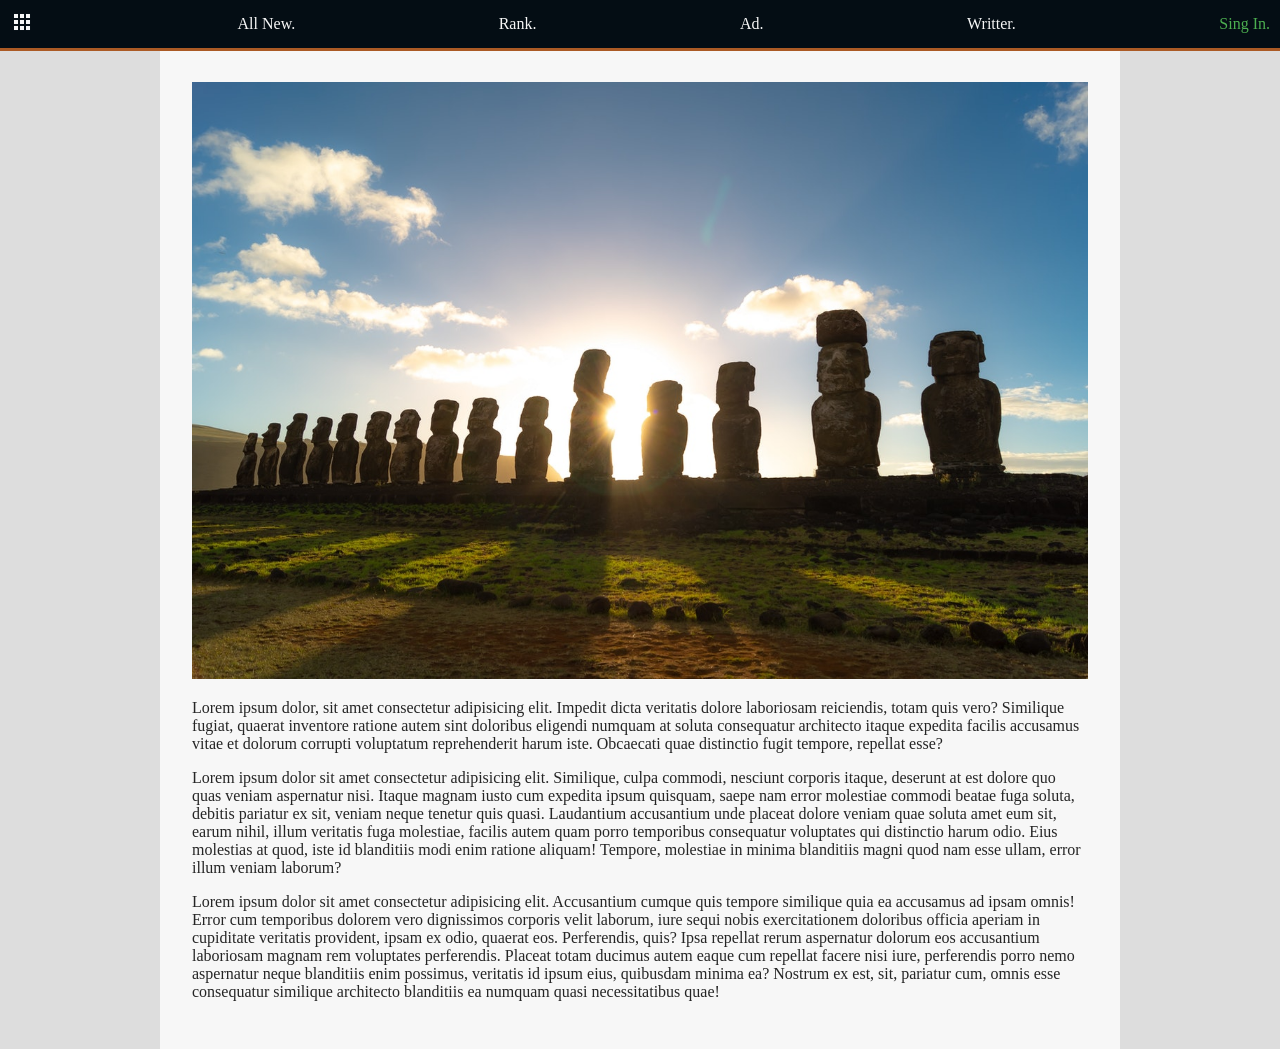
<file: Startup Project/content/content04.html>
<!DOCTYPE html>
<html lang="en">
<head>
    <meta charset="UTF-8">
    <meta name="viewport" content="width=device-width, initial-scale=1.0">
    <link rel="stylesheet" href="../style.css">
    <link rel="stylesheet" href="../style_lorem.css">
    <link href="https://fonts.googleapis.com/icon?family=Material+Icons" rel="stylesheet">
    <title>content</title>
</head>
<body class="content-body">
    
    <section>
        <ul class="navs">            
            <li class="nav"><span class="material-icons"><a href="#0">apps</a></span></li>            
            <li class="nav"><a href="../index.html">All New.</a></li>
            <li class="nav"><a href="../rank.html">Rank.</a></li>
            <li class="nav"><a href="../ad.html">Ad.</a></li>
            <li class="nav"><a href="#0">Writter.</a></li>
            <a href="#0"><li class="nav">Sing In.</li></a>
        </ul>
    </section>
    <div class="after-sec"></div>

    <div class="content-page">
        <div class="content-boxs">
            <img src="../img/brown-statues-2819082.jpg" width="100%">
            <p>
                Lorem ipsum dolor, sit amet consectetur adipisicing elit. Impedit dicta veritatis dolore laboriosam reiciendis, totam quis vero? Similique fugiat, quaerat inventore ratione autem sint doloribus eligendi numquam at soluta consequatur architecto itaque expedita facilis accusamus vitae et dolorum corrupti voluptatum reprehenderit harum iste. Obcaecati quae distinctio fugit tempore, repellat esse?
            </p>
            <p>
                Lorem ipsum dolor sit amet consectetur adipisicing elit. Similique, culpa commodi, nesciunt corporis itaque, deserunt at est dolore quo quas veniam aspernatur nisi. Itaque magnam iusto cum expedita ipsum quisquam, saepe nam error molestiae commodi beatae fuga soluta, debitis pariatur ex sit, veniam neque tenetur quis quasi. Laudantium accusantium unde placeat dolore veniam quae soluta amet eum sit, earum nihil, illum veritatis fuga molestiae, facilis autem quam porro temporibus consequatur voluptates qui distinctio harum odio. Eius molestias at quod, iste id blanditiis modi enim ratione aliquam! Tempore, molestiae in minima blanditiis magni quod nam esse ullam, error illum veniam laborum?
            </p>
            <p>
                Lorem ipsum dolor sit amet consectetur adipisicing elit. Accusantium cumque quis tempore similique quia ea accusamus ad ipsam omnis! Error cum temporibus dolorem vero dignissimos corporis velit laborum, iure sequi nobis exercitationem doloribus officia aperiam in cupiditate veritatis provident, ipsam ex odio, quaerat eos. Perferendis, quis? Ipsa repellat rerum aspernatur dolorum eos accusantium laboriosam magnam rem voluptates perferendis. Placeat totam ducimus autem eaque cum repellat facere nisi iure, perferendis porro nemo aspernatur neque blanditiis enim possimus, veritatis id ipsum eius, quibusdam minima ea? Nostrum ex est, sit, pariatur cum, omnis esse consequatur similique architecto blanditiis ea numquam quasi necessitatibus quae!
            </p>
        </div>
    </div>

    
</body>
</html>
</file>
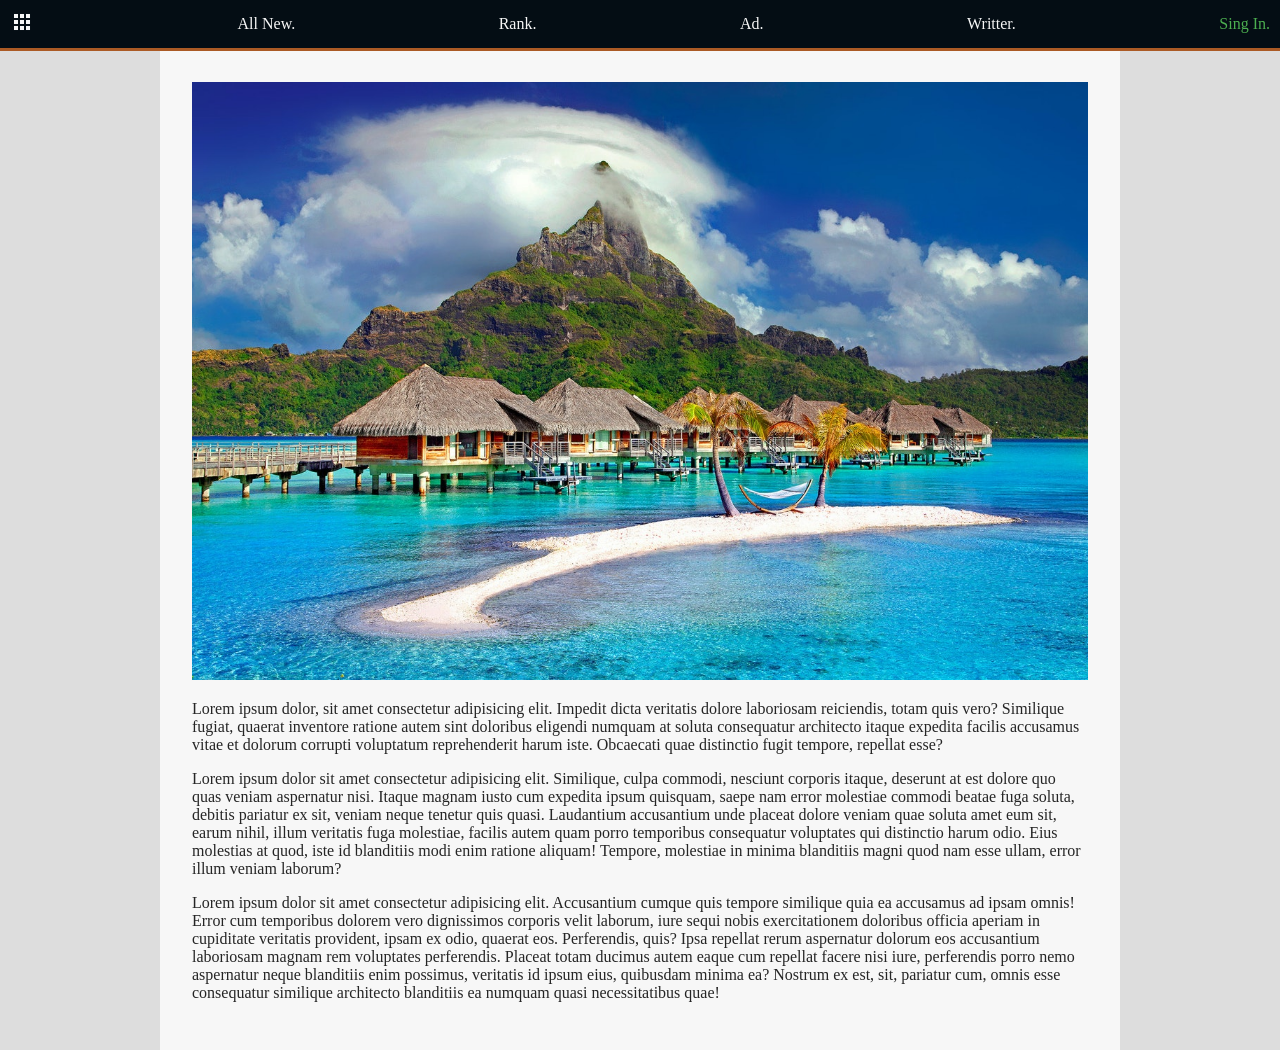
<file: Startup Project/content/content05.html>
<!DOCTYPE html>
<html lang="en">
<head>
    <meta charset="UTF-8">
    <meta name="viewport" content="width=device-width, initial-scale=1.0">
    <link rel="stylesheet" href="../style.css">
    <link rel="stylesheet" href="../style_lorem.css">
    <link href="https://fonts.googleapis.com/icon?family=Material+Icons" rel="stylesheet">
    <title>content</title>
</head>
<body class="content-body">
    
    <section>
        <ul class="navs">            
            <li class="nav"><span class="material-icons"><a href="#0">apps</a></span></li>            
            <li class="nav"><a href="../index.html">All New.</a></li>
            <li class="nav"><a href="../rank.html">Rank.</a></li>
            <li class="nav"><a href="../ad.html">Ad.</a></li>
            <li class="nav"><a href="#0">Writter.</a></li>
            <a href="#0"><li class="nav">Sing In.</li></a>
        </ul>
    </section>
    <div class="after-sec"></div>

    <div class="content-page">
        <div class="content-boxs">
            <img src="../img/cottages-in-the-middle-of-beach-753626.jpg" width="100%">
            <p>
                Lorem ipsum dolor, sit amet consectetur adipisicing elit. Impedit dicta veritatis dolore laboriosam reiciendis, totam quis vero? Similique fugiat, quaerat inventore ratione autem sint doloribus eligendi numquam at soluta consequatur architecto itaque expedita facilis accusamus vitae et dolorum corrupti voluptatum reprehenderit harum iste. Obcaecati quae distinctio fugit tempore, repellat esse?
            </p>
            <p>
                Lorem ipsum dolor sit amet consectetur adipisicing elit. Similique, culpa commodi, nesciunt corporis itaque, deserunt at est dolore quo quas veniam aspernatur nisi. Itaque magnam iusto cum expedita ipsum quisquam, saepe nam error molestiae commodi beatae fuga soluta, debitis pariatur ex sit, veniam neque tenetur quis quasi. Laudantium accusantium unde placeat dolore veniam quae soluta amet eum sit, earum nihil, illum veritatis fuga molestiae, facilis autem quam porro temporibus consequatur voluptates qui distinctio harum odio. Eius molestias at quod, iste id blanditiis modi enim ratione aliquam! Tempore, molestiae in minima blanditiis magni quod nam esse ullam, error illum veniam laborum?
            </p>
            <p>
                Lorem ipsum dolor sit amet consectetur adipisicing elit. Accusantium cumque quis tempore similique quia ea accusamus ad ipsam omnis! Error cum temporibus dolorem vero dignissimos corporis velit laborum, iure sequi nobis exercitationem doloribus officia aperiam in cupiditate veritatis provident, ipsam ex odio, quaerat eos. Perferendis, quis? Ipsa repellat rerum aspernatur dolorum eos accusantium laboriosam magnam rem voluptates perferendis. Placeat totam ducimus autem eaque cum repellat facere nisi iure, perferendis porro nemo aspernatur neque blanditiis enim possimus, veritatis id ipsum eius, quibusdam minima ea? Nostrum ex est, sit, pariatur cum, omnis esse consequatur similique architecto blanditiis ea numquam quasi necessitatibus quae!
            </p>
        </div>
    </div>

    
</body>
</html>
</file>
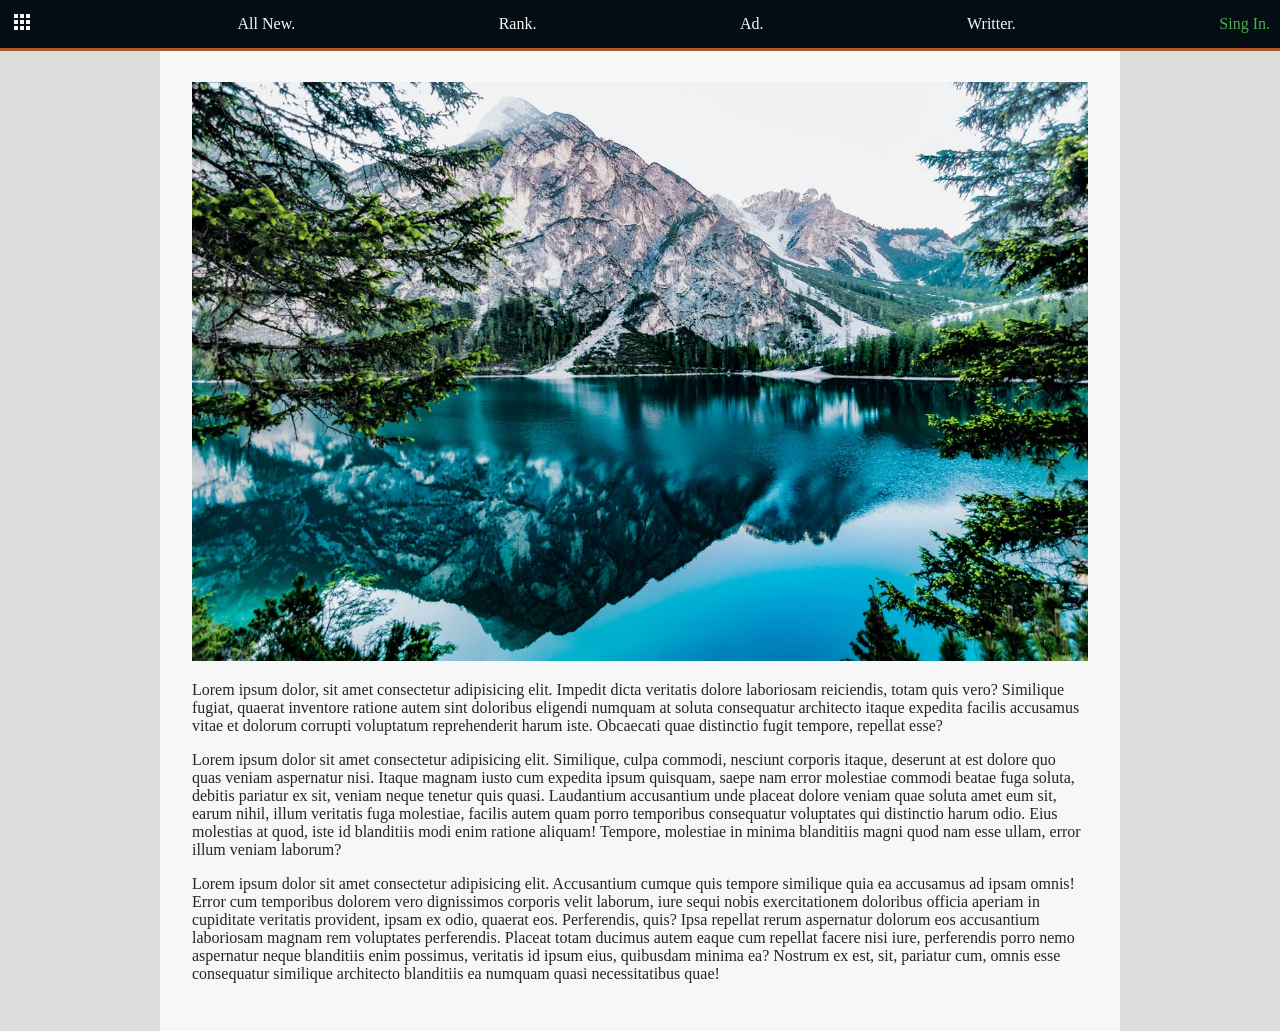
<file: Startup Project/content/content06.html>
<!DOCTYPE html>
<html lang="en">
<head>
    <meta charset="UTF-8">
    <meta name="viewport" content="width=device-width, initial-scale=1.0">
    <link rel="stylesheet" href="../style.css">
    <link rel="stylesheet" href="../style_lorem.css">
    <link href="https://fonts.googleapis.com/icon?family=Material+Icons" rel="stylesheet">
    <title>content</title>
</head>
<body class="content-body">
    
    <section>
        <ul class="navs">            
            <li class="nav"><span class="material-icons"><a href="#0">apps</a></span></li>            
            <li class="nav"><a href="../index.html">All New.</a></li>
            <li class="nav"><a href="../rank.html">Rank.</a></li>
            <li class="nav"><a href="../ad.html">Ad.</a></li>
            <li class="nav"><a href="#0">Writter.</a></li>
            <a href="#0"><li class="nav">Sing In.</li></a>
        </ul>
    </section>
    <div class="after-sec"></div>

    <div class="content-page">
        <div class="content-boxs">
            <img src="../img/daylight-forest-glossy-lake-443446.jpg" width="100%">
            <p>
                Lorem ipsum dolor, sit amet consectetur adipisicing elit. Impedit dicta veritatis dolore laboriosam reiciendis, totam quis vero? Similique fugiat, quaerat inventore ratione autem sint doloribus eligendi numquam at soluta consequatur architecto itaque expedita facilis accusamus vitae et dolorum corrupti voluptatum reprehenderit harum iste. Obcaecati quae distinctio fugit tempore, repellat esse?
            </p>
            <p>
                Lorem ipsum dolor sit amet consectetur adipisicing elit. Similique, culpa commodi, nesciunt corporis itaque, deserunt at est dolore quo quas veniam aspernatur nisi. Itaque magnam iusto cum expedita ipsum quisquam, saepe nam error molestiae commodi beatae fuga soluta, debitis pariatur ex sit, veniam neque tenetur quis quasi. Laudantium accusantium unde placeat dolore veniam quae soluta amet eum sit, earum nihil, illum veritatis fuga molestiae, facilis autem quam porro temporibus consequatur voluptates qui distinctio harum odio. Eius molestias at quod, iste id blanditiis modi enim ratione aliquam! Tempore, molestiae in minima blanditiis magni quod nam esse ullam, error illum veniam laborum?
            </p>
            <p>
                Lorem ipsum dolor sit amet consectetur adipisicing elit. Accusantium cumque quis tempore similique quia ea accusamus ad ipsam omnis! Error cum temporibus dolorem vero dignissimos corporis velit laborum, iure sequi nobis exercitationem doloribus officia aperiam in cupiditate veritatis provident, ipsam ex odio, quaerat eos. Perferendis, quis? Ipsa repellat rerum aspernatur dolorum eos accusantium laboriosam magnam rem voluptates perferendis. Placeat totam ducimus autem eaque cum repellat facere nisi iure, perferendis porro nemo aspernatur neque blanditiis enim possimus, veritatis id ipsum eius, quibusdam minima ea? Nostrum ex est, sit, pariatur cum, omnis esse consequatur similique architecto blanditiis ea numquam quasi necessitatibus quae!
            </p>
        </div>
    </div>

    
</body>
</html>
</file>
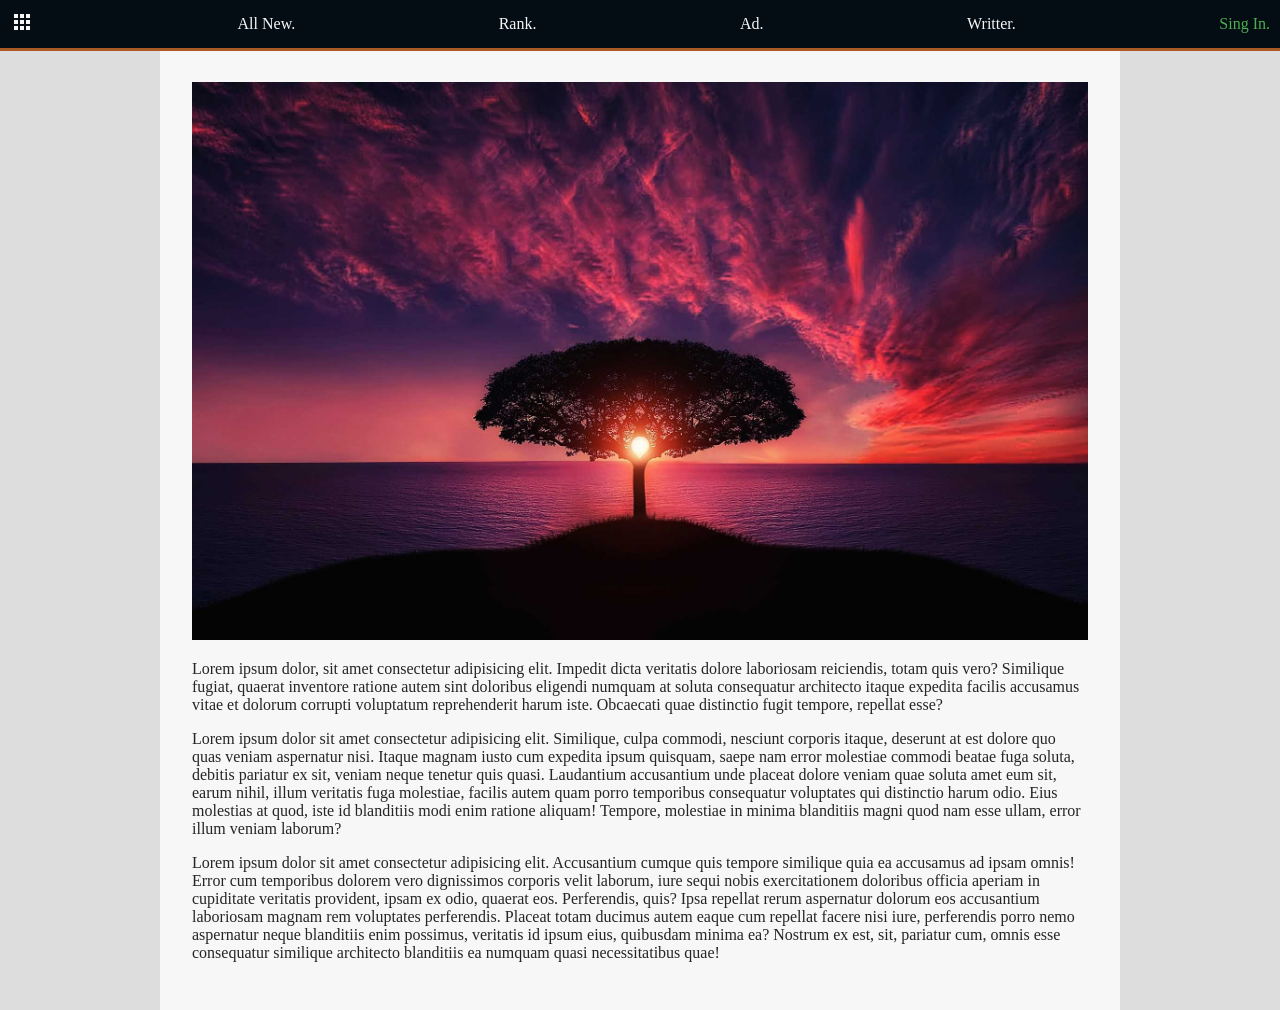
<file: Startup Project/content/content07.html>
<!DOCTYPE html>
<html lang="en">
<head>
    <meta charset="UTF-8">
    <meta name="viewport" content="width=device-width, initial-scale=1.0">
    <link rel="stylesheet" href="../style.css">
    <link rel="stylesheet" href="../style_lorem.css">
    <link href="https://fonts.googleapis.com/icon?family=Material+Icons" rel="stylesheet">
    <title>content</title>
</head>
<body class="content-body">
    
    <section>
        <ul class="navs">            
            <li class="nav"><span class="material-icons"><a href="#0">apps</a></span></li>            
            <li class="nav"><a href="../index.html">All New.</a></li>
            <li class="nav"><a href="../rank.html">Rank.</a></li>
            <li class="nav"><a href="../ad.html">Ad.</a></li>
            <li class="nav"><a href="#0">Writter.</a></li>
            <a href="#0"><li class="nav">Sing In.</li></a>
        </ul>
    </section>
    <div class="after-sec"></div>

    <div class="content-page">
        <div class="content-boxs">
            <img src="../img/flight-landscape-nature-sky-36717.jpg" width="100%">
            <p>
                Lorem ipsum dolor, sit amet consectetur adipisicing elit. Impedit dicta veritatis dolore laboriosam reiciendis, totam quis vero? Similique fugiat, quaerat inventore ratione autem sint doloribus eligendi numquam at soluta consequatur architecto itaque expedita facilis accusamus vitae et dolorum corrupti voluptatum reprehenderit harum iste. Obcaecati quae distinctio fugit tempore, repellat esse?
            </p>
            <p>
                Lorem ipsum dolor sit amet consectetur adipisicing elit. Similique, culpa commodi, nesciunt corporis itaque, deserunt at est dolore quo quas veniam aspernatur nisi. Itaque magnam iusto cum expedita ipsum quisquam, saepe nam error molestiae commodi beatae fuga soluta, debitis pariatur ex sit, veniam neque tenetur quis quasi. Laudantium accusantium unde placeat dolore veniam quae soluta amet eum sit, earum nihil, illum veritatis fuga molestiae, facilis autem quam porro temporibus consequatur voluptates qui distinctio harum odio. Eius molestias at quod, iste id blanditiis modi enim ratione aliquam! Tempore, molestiae in minima blanditiis magni quod nam esse ullam, error illum veniam laborum?
            </p>
            <p>
                Lorem ipsum dolor sit amet consectetur adipisicing elit. Accusantium cumque quis tempore similique quia ea accusamus ad ipsam omnis! Error cum temporibus dolorem vero dignissimos corporis velit laborum, iure sequi nobis exercitationem doloribus officia aperiam in cupiditate veritatis provident, ipsam ex odio, quaerat eos. Perferendis, quis? Ipsa repellat rerum aspernatur dolorum eos accusantium laboriosam magnam rem voluptates perferendis. Placeat totam ducimus autem eaque cum repellat facere nisi iure, perferendis porro nemo aspernatur neque blanditiis enim possimus, veritatis id ipsum eius, quibusdam minima ea? Nostrum ex est, sit, pariatur cum, omnis esse consequatur similique architecto blanditiis ea numquam quasi necessitatibus quae!
            </p>
        </div>
    </div>

    
</body>
</html>
</file>
<file: Startup Project/style.css>
html {
    font-size: 16px;    
    --bgColorBox: #ddd;
    --bordertest: solid 2px #333;
    --bordertest2: solid 2px rgb(255, 0, 0);
    --bordertest3: solid 2px rgb(0, 68, 255);    
    --marginBox: 2rem;
    --bgNavs: #040D14;
    --colorMenu: #f7f7f7;
    --bodyColor: #232F34;
    --bgContent: rgba(249, 249, 249, 0.8);  /* ## color base #f9f9f9 */
    --colorContent: #252525;
    --img1: url(./img/aerial-alpine-ceresole-repixels_ale-desktop-backgrounds-1562.jpg);
    --img2: url(./img/aerial-view-beach-beautiful-cliff-462162.jpg);
    --img3: url(./img/agriculture-asia-cat-china-235648.jpg);
    --img4: url(./img/brown-statues-2819082.jpg);
    --img5: url(./img/cottages-in-the-middle-of-beach-753626.jpg);
    --img6: url(./img/daylight-forest-glossy-lake-443446.jpg);
    --img7: url(./img/flight-landscape-nature-sky-36717.jpg);
    --img8: url(./img/person-standing-on-brown-rock-formation-3791466.jpg);  
    --colorHover: #03dac5;
    --colorHoverText: #0f7d00;
    --colorHoverText2: coral;
    --colorHoverCoral: coral;
}

body {
    margin: 0;
    padding: 0;
    background: var(--bodyColor);
    color: var(--colorContent);
}

.navs {
    display: flex;
    justify-content: space-between;
    align-items: center;  
    list-style-type: none;
    margin: 0;
    padding: 0;
    border-bottom: solid 3px #ab5a25;
    background: var(--bgNavs);
    width: 100%;
    position: fixed;
}
.nav {
    padding: 10px;
    /* cursor: pointer; */
    color: var(--colorMenu);  
}
.navs li:last-child {    
    color: #4CAF50;
}
.nav:hover {    
    /* border-top: 5px solid var(--colorHover); */
    /* margin-top: -5px; */
    color: var(--colorMenu);
}

.after-sec {
    padding-top: 50px;
}

.container {
    justify-content: center; 
    display: flex;
}
.sub-con {
    display: flex;
    width: 90%;
}

.boxs {
    border: var(--bordertest);
    background: var(--bgColorBox);
    margin-top: 2.35rem;
}
.boxs-ad {
    border: none;    
}

.box-first {
    flex: 1;
    display: flex;
    justify-content: center;
}
.box-second {
    /* border: var(--bordertest2); */
    flex: 2;
    display: flex;
    flex-wrap: wrap;
    justify-content: space-around;
}
.group-first {    
    height: calc(90vh - 3rem);
    width: calc(100% - 1rem);
}
.group-second {
    /* border: var(--bordertest3);     */
    height: calc(43vh - 2rem);    
    width: calc(45% - 1rem);
}
.group-second-ad {    
    height: calc(43vh - 2rem);    
    width: calc(33% - 1rem);
}

.box-1 {
    text-overflow: ellipsis;
    overflow: hidden;
    cursor: pointer;    
}
.box-1 > div {
    padding: 1rem;
    height: 89%;    
    overflow: hidden;
}

/* .img-index {
    object-fit: cover;
    height: 15.2rem;
    width: 100%;    
} */
.img-chart {
    object-fit: cover;    
    width: 100%;
    height: 90%;
}

.footer {
    margin-top: 3.5rem;
    margin-bottom: 0;
    display: flex;
    justify-content: center;
    color: var(--colorMenu);
    padding-bottom: 15px;
    font-size: 0.8rem;
}

.img-box {
    display: flex;
    flex-direction: column;
    background-size: cover;
    background-repeat:no-repeat;
    background-position: center;
    height: 15.2rem;
    width: 100%;
    color: var(--colorContent);  
}
.content {
    background: var(--bgContent);
    padding: 5px 15px; 
    height: 3.2rem;    
    overflow-y: hidden;
    /* text-overflow: ellipsis;   ## not working, support only firefox  */
    margin-top: auto;
}

.img01 {    
    background-image: var(--img1);      
}
.img02 {    
    background-image: var(--img2);      
}
.img03 {    
    background-image: var(--img3);      
}
.img04 {    
    background-image: var(--img4);      
}
.img05 {    
    background-image: var(--img5);      
}
.img06 {    
    background-image: var(--img6);      
}
.img07 {    
    background-image: var(--img7);      
}
.img08 {    
    background-image: var(--img8);      
}

a:link {
    text-decoration: none;
    color: var(--colorContent);    
}
a:visited {
    color: var(--colorContent);    
}

.nav > a:link,
.nav > span > a:link {
    text-decoration: none;
    color: var(--colorMenu);    
}
.nav > a:visited,
.nav > span > a:visited {
    color: var(--colorMenu);    
}
.nav > a:hover,
.nav > span > a:hover {
    color: var(--colorHover);
}
.rank-item > div > span > a:hover {
    color: var(--colorHoverCoral);
}
.nav > a:active,
.nav > span > a:active {
    color: #FF9800
}

.box-1 > div > a:visited {
    color: var(--colorContent);  
}
.box-1 > div > a:hover {
    color: var(--colorHoverText);
}
.content > a:visited {
    color: var(--colorContent);  
}
.content > a:hover {
    color: var(--colorHoverText);
}

.content-body {
    background: var(--bgColorBox);    
}
.content-body-ad {
    background: var(--bgContent);    
}
.content-page {    
    justify-content: center; 
    display: flex;
}
.content-boxs {
    background: var(--colorMenu);
    width: 70%;
    padding: 2rem;
}
.content-boxs-ad {    
    width: 90%;
    /* padding: 2rem; */
}

.content-boxs-rank {
    display: flex;
    flex-direction: row;
    width: 100%;
    margin-top: 2rem;
}
.rankbox-left {
    /* border: var(--bordertest2); */
    display: flex;    
    width: 35%;
    height: 75vh;
    position: fixed;
    padding: 1rem 0;
    flex-direction: column;
}
.rankbox-right {
    /* border: var(--bordertest3); */
    display: flex;    
    width: 65%;    
    margin-left: 35%;
    padding: 0 1rem 1rem 1rem;
    flex-direction: column;
}
.rank-item {
    /* border: var(--bordertest2); */
    display: flex;
    flex-direction: row;
    justify-self: start;
    align-self: center;
    height: 5rem;
    overflow-y: hidden;    
    width: 100%;
    background: #f7f7f7;
    margin-top: 1rem;
}
.itemR1 {
    align-self: center;
    width: 10%;
    text-align: center;
}
.itemR2 {
    width: 27%;
}
.itemR2 > img {
    object-fit: cover;
    width: 100%;
    height: 100%;
}
.itemR3 {  
    align-self:flex-start ;  
    width: 53%;
    overflow-x: hidden;
    padding: 7px;
    word-break: break-all;
}
.itemR4 {
    align-self: center;
    text-align: center;
    width: 10%;
    display: flex;
    flex-direction: column;    
}

@media all and (max-width:720px){    
    .container {
        display: flex;
        flex-direction: column;
    }
    .sub-con {
        width: 100%;
        display: block;
    }
    .box-first,
    .box-second {
        flex: 1;               
    } 
    .group-first,
    .group-second {
        width: 100%;
    }    
    .boxs {
        margin-top: auto;
    }
    .content {
        height: 5.3rem; 
    }

    /* ## Ad. section -------------  */
    .content-boxs {
        width: 100%;
    }
    .group-second-ad {
        width: 100%;        
    }
    .boxs-ad {        
        margin-bottom: 2rem;
        overflow-y: hidden;
    }

    /* ## Rank.. section -------------  */
    .rankbox-left {
        display: none;
    }
    .rankbox-right {
        margin-left: 0;
        width: 100%;
    }
    .itemR2 {        
        padding-left: 2px;
    }
}
</file>
<file: Startup Project/style_lorem.css>
html {
    --textlorembox1 : 'This section show Content only, image inside. Lorem, ipsum dolor sit amet consectetur adipisicing elit. Eaque cupiditate est a inventore dicta, totam corporis dignissimos veniam doloremque veritatis minima aliquid libero et suscipit quos aut, asperiores eius? Temporibus fuga eligendi ex nemo. Amet in maxime sapiente delectus? Maiores modi quibusdam excepturi perspiciatis aut at alias officiis, pariatur voluptatibus aliquam consequatur sapiente quia delectus enim nobis rerum officia voluptatum libero, fugit esse reprehenderit deleniti iusto, nemo amet? Odio aut quas magnam dolores nemo blanditiis quos consequatur quod? Maiores omnis velit, totam dolor ullam sed ipsam odit atque mollitia rem magnam ut. Expedita iure, modi sunt assumenda quas explicabo adipisci? pariatur voluptatibus aliquam consequatur sapiente quia Content only, image inside. Lorem, ipsum dolor sit amet consectetur adipisicing elit. Eaque cupiditate est a inventore dicta, totam corporis dignissimos veniam doloremque veritatis minima aliquid libero et suscipit quos aut, asperiores eius? Temporibus fuga eligendi ex nemo. Amet in maxime sapiente delectus? Maiores modi quibusdam excepturi perspiciatis aut at alias officiis, pariatur voluptatibus aliquam consequatur sapiente quia delectus enim nobis rerum officia voluptatum libero, fugit esse reprehenderit deleniti iusto, nemo amet? Odio aut quas magnam dolores nemo blanditiis quos consequatur quod? Maiores omnis velit, totam dolor ullam sed ipsam odit atque mollitia rem magnam ut. Expedita iure, modi sunt assumenda quas explicabo adipisci? pariatur voluptatibus aliquam consequatur sapiente quia';
    --textlorem20: 'Lorem ipsum dolor sit amet consectetur adipisicing elit. Odio distinctio ducimus accusamus eos magni laboriosam minima nemo ratione error voluptatum?';

}

.content > span::before {
    content: var(--textlorem20);
}
.content > a > span::before {
    content: var(--textlorem20);
}

.box-1 > div > span::before {
    content: var(--textlorembox1);
}
.box-1 > div > a > span::before {
    content: var(--textlorembox1);
}
</file>
<file: style.css>
html {
    font-size: 15px;
    background: #232f34;
    /* background: linear-gradient(90deg,  #232f34 0%,#344955 50%,#4A6572 100%); */
}

body{
    margin: 0;
    text-align: center;
    font-family: Roboto,sans-serif;    
    color: white;
}

.box-contain {
    display: flex;
    min-height: 100vh;    
}

.box{
    flex: 1;
    display: flex;
    align-items: center;
    justify-content: center;  
    flex-wrap: wrap;
    flex-direction: column; 
}

.image {    
    margin-bottom: 2rem;        
}
.image > img {
    border-radius: 50%;
}

.text-title {
    font-size: 4rem;
}

hr {
    width: 290px;
    margin-top: 30px;
    border-color: #607D8B;  
}

.text-link {    
    transition: 0.5s;
}
.text-link:hover {    
    font-size: 1.2rem;    
}
a:link {
    text-decoration: none;
    color: #607D8B;
}
a:visited {
    color: #607D8B;
}
a:hover {
    color: #FF9800;
}
a:active {
    color: #091d29
}

.box-row {
    margin-top: 0.3rem; 
    display: flex;     
    flex-wrap: wrap;
    flex-direction: row; 
    width: 290px;
    justify-content: space-between;
    color: #607D8B;
}

.after-top {
    margin-top: 30px;
}
.before-footer {
    margin-bottom: 70px;
}
.bar-footer {
    position: fixed;    
    bottom: 0;
    background: #232f34; 
}
.hr-footer {
    margin-top: 10px;
}
</file>
